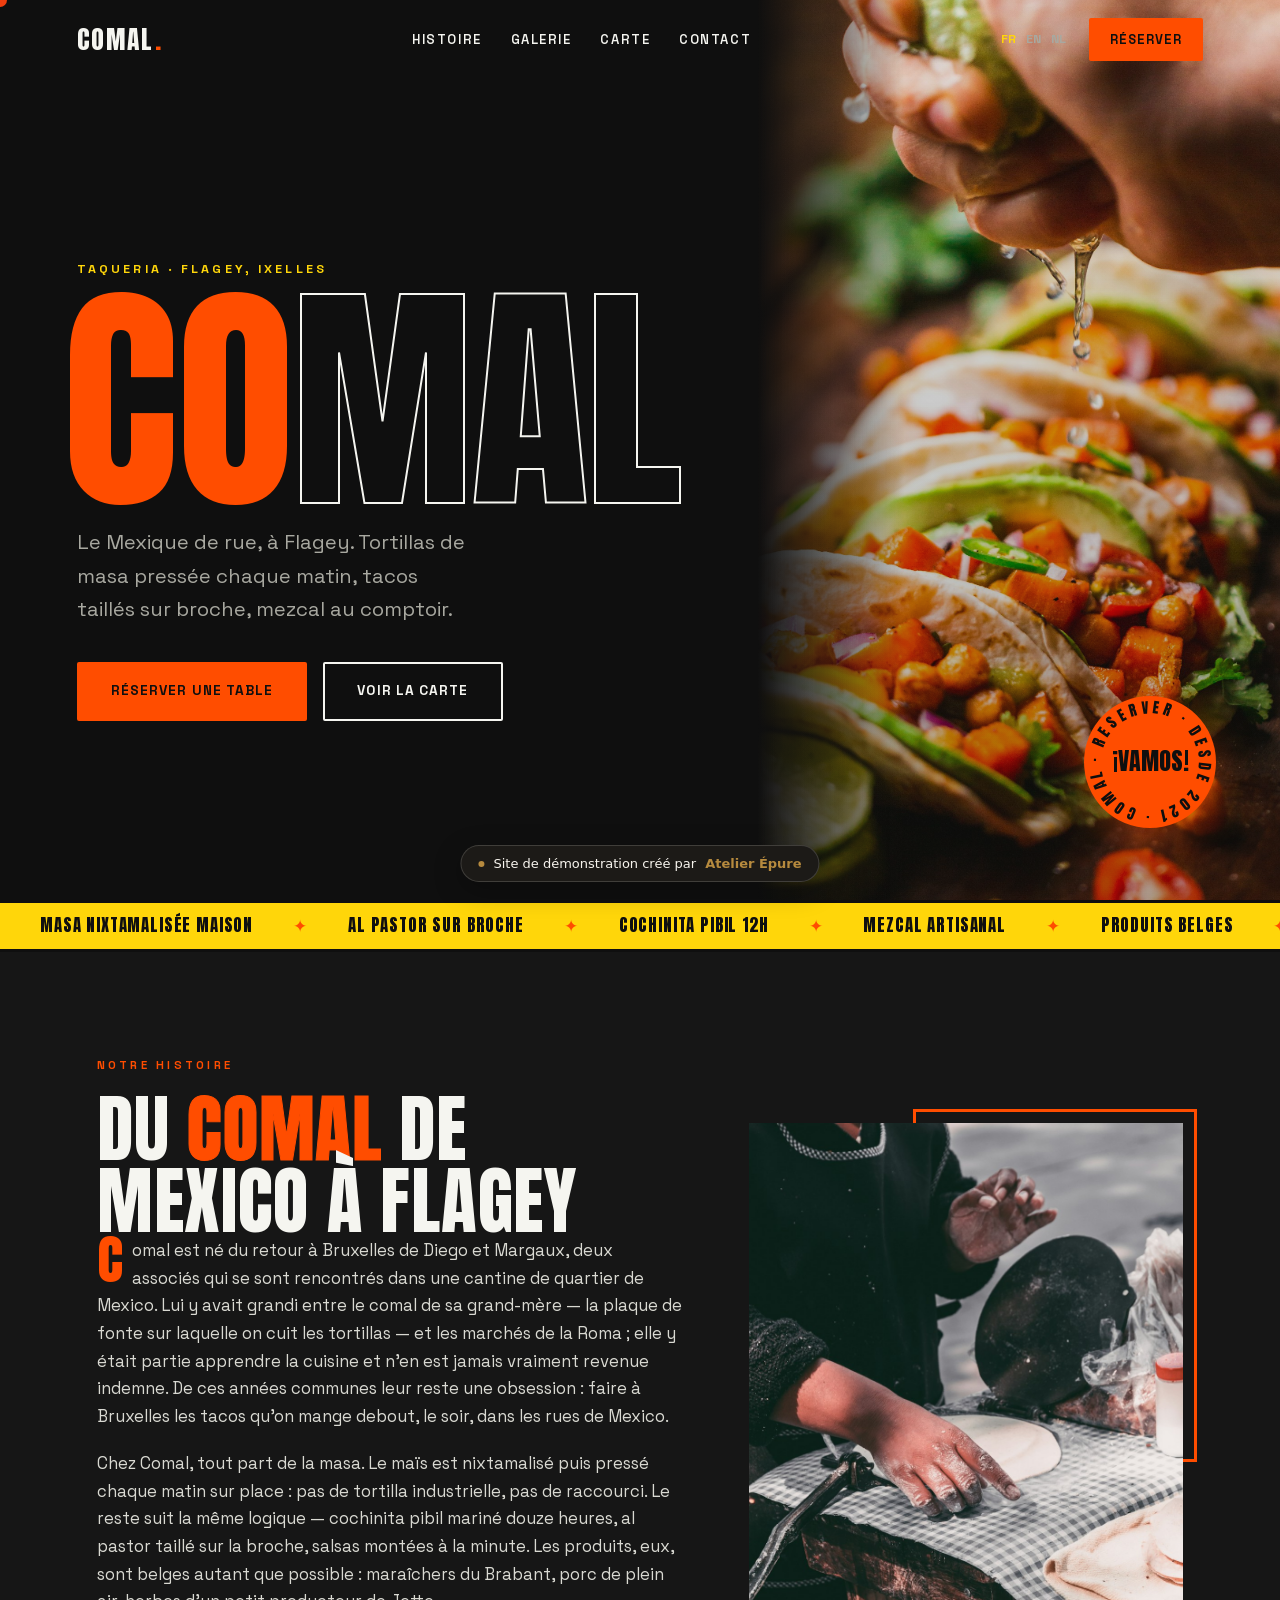
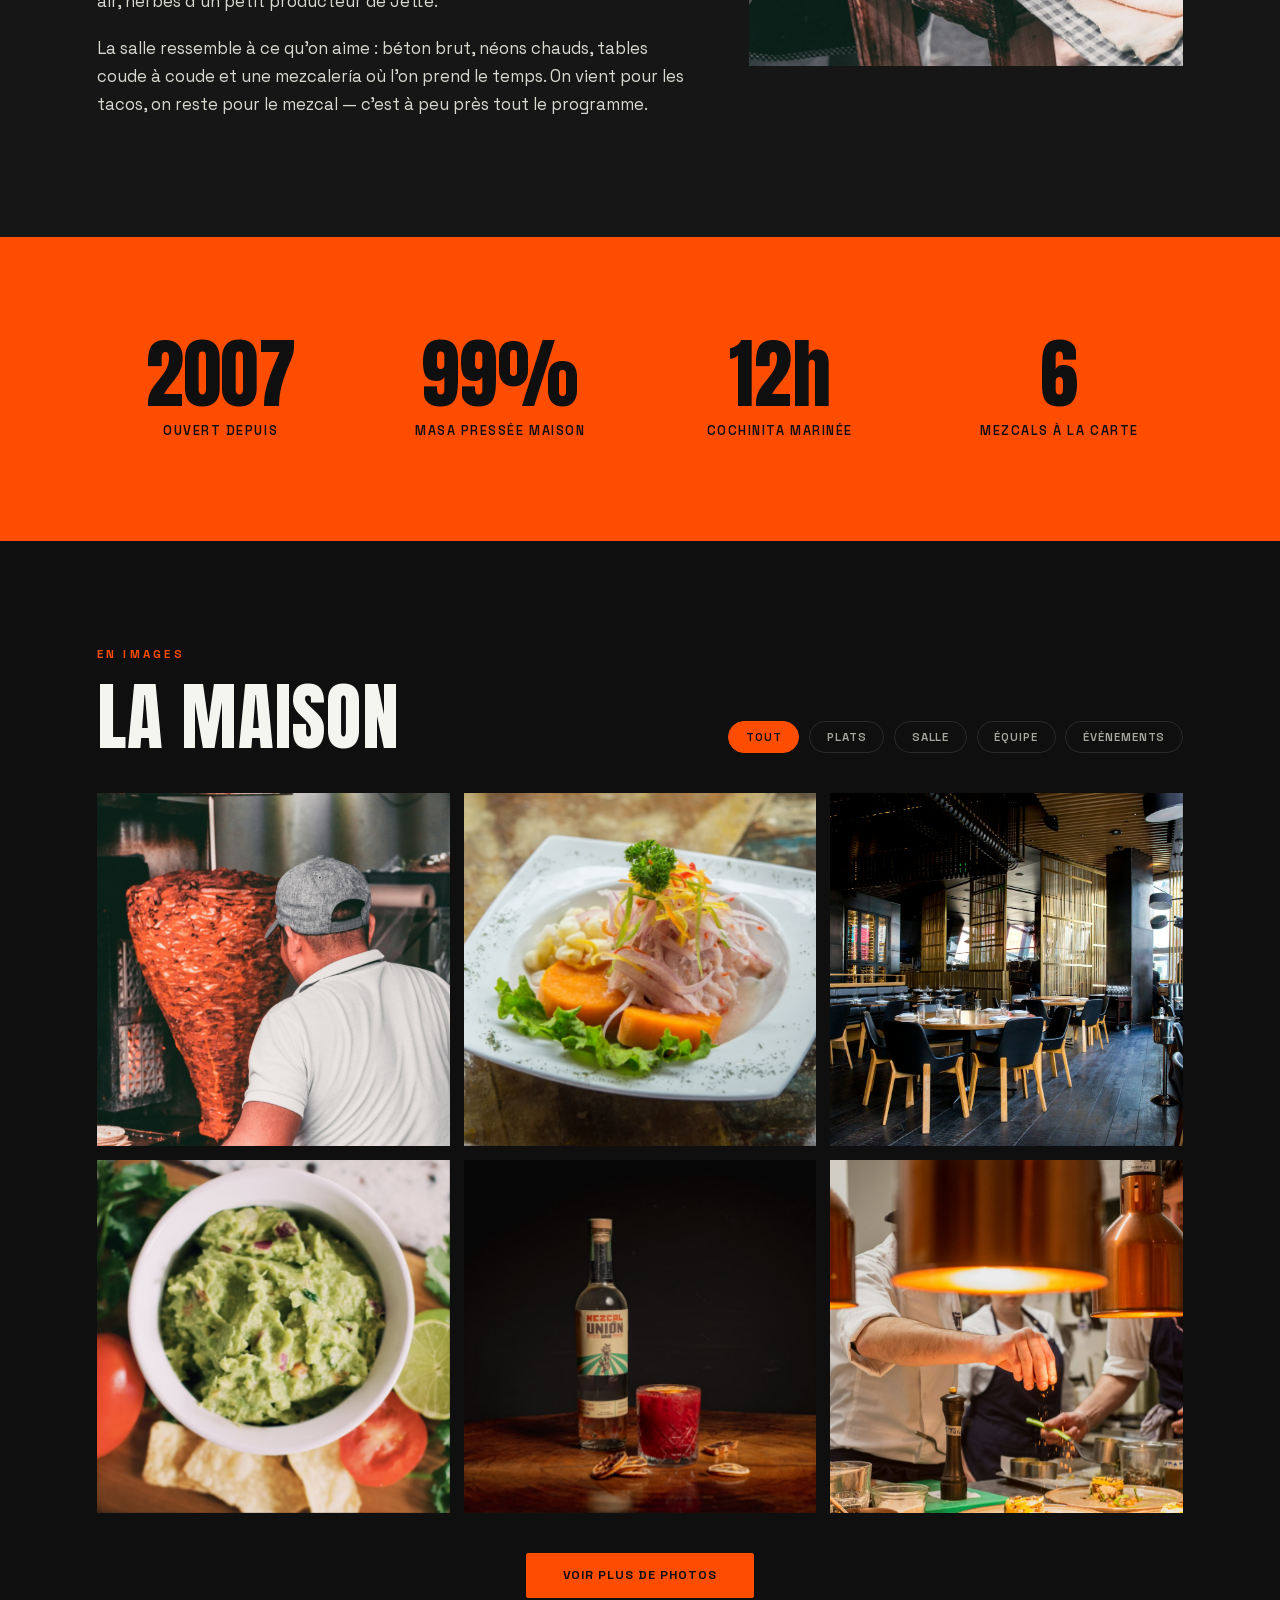
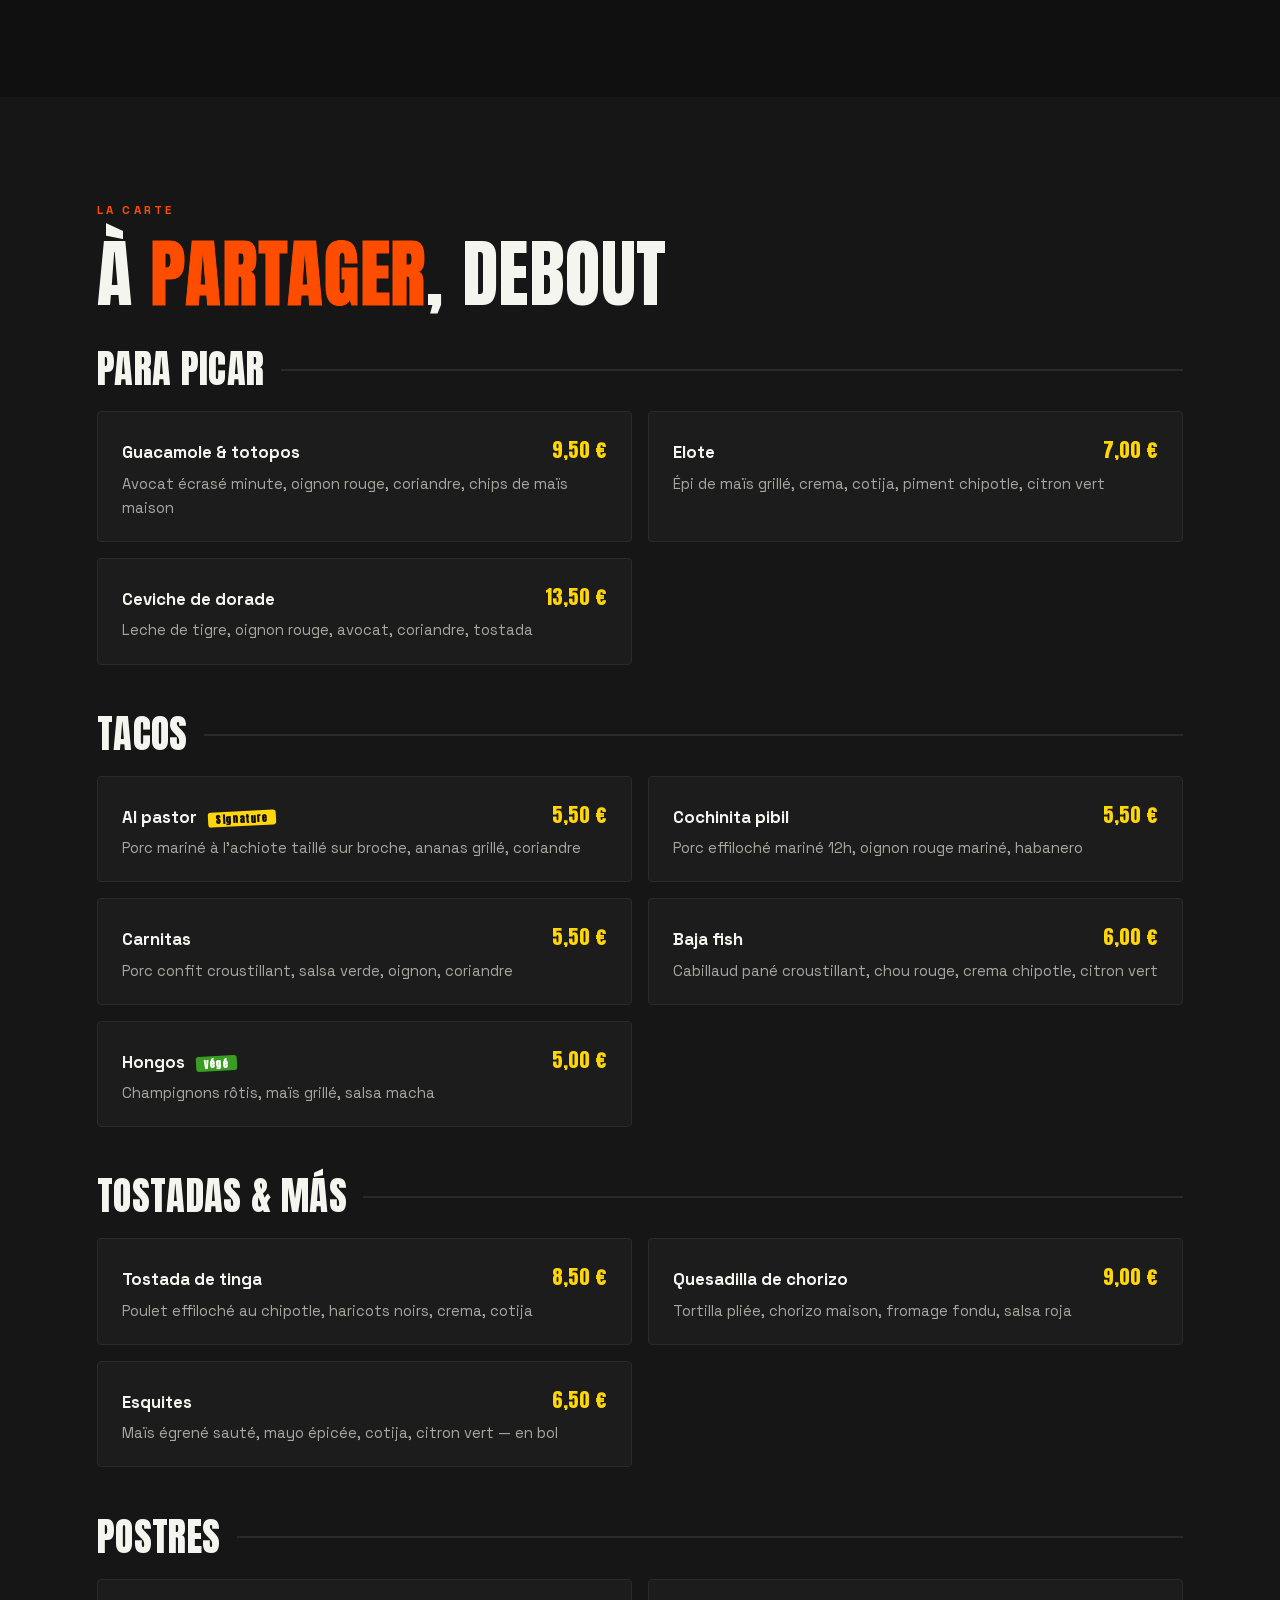
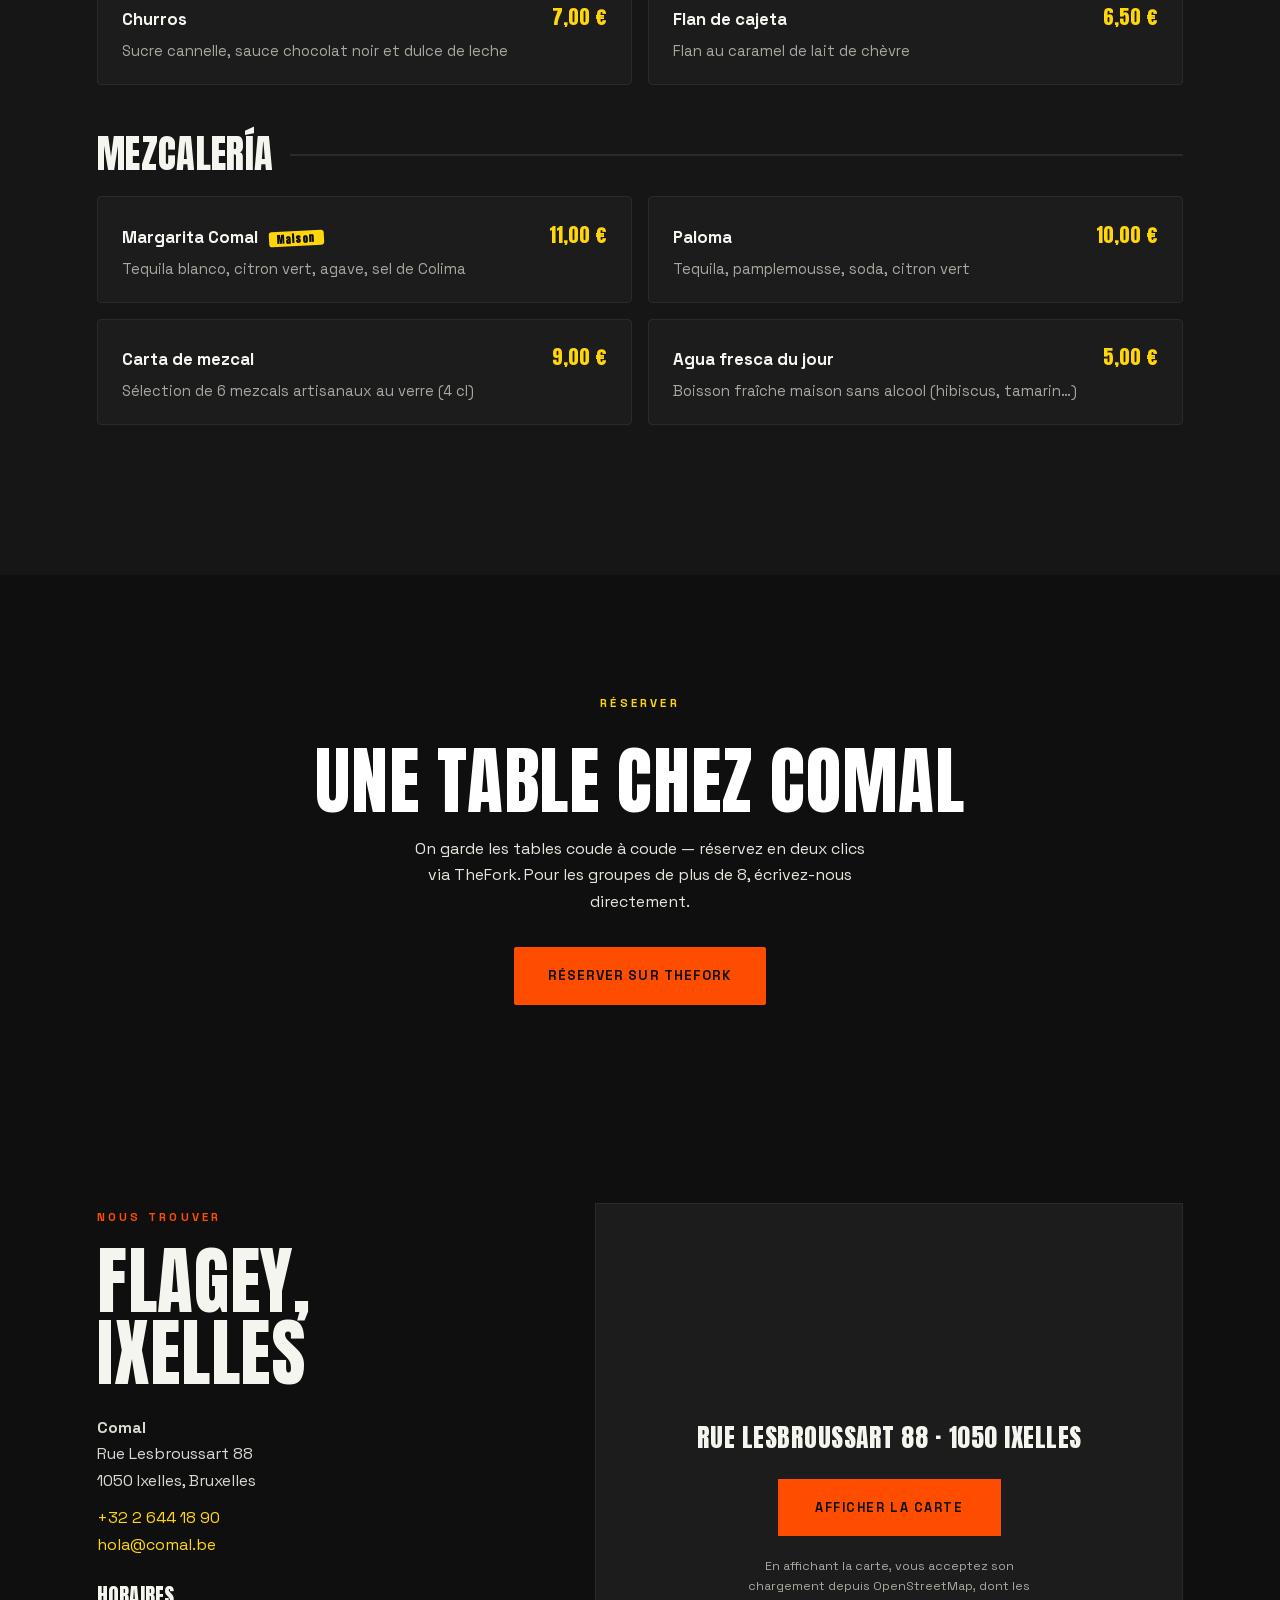
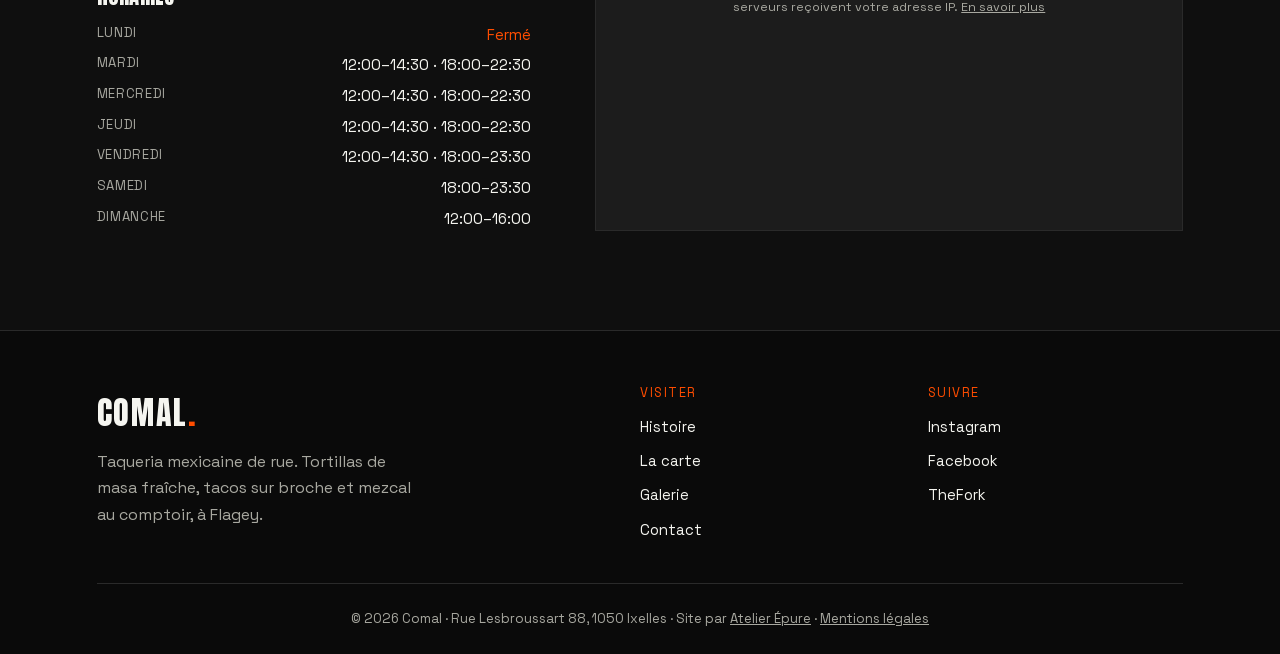
<file: index.html>
<!DOCTYPE html>
<html lang="fr">
<head>
  <meta charset="UTF-8">
  <meta name="viewport" content="width=device-width, initial-scale=1.0">
  <meta name="robots" content="noindex, follow"><!-- site de démonstration, restaurant fictif : ne pas indexer -->
  <title>Comal — Taqueria mexicaine à Flagey, Ixelles (Bruxelles)</title>
  <meta name="description" content="Comal — taqueria mexicaine à Flagey, Ixelles. Tortillas de masa fraîche, tacos al pastor, mezcal. Réservation en ligne, ouvert du mardi au dimanche.">
  <meta name="theme-color" content="#0f0f0f">

  <!-- Hreflang -->
  <link rel="alternate" hreflang="fr" href="https://comal.be/">
  <link rel="alternate" hreflang="en" href="https://comal.be/en.html">
  <link rel="alternate" hreflang="nl" href="https://comal.be/nl.html">
  <link rel="alternate" hreflang="x-default" href="https://comal.be/">
  <link rel="canonical" href="https://comal.be/">

  <!-- OpenGraph -->
  <meta property="og:type" content="restaurant">
  <meta property="og:title" content="Comal — Le Mexique de rue, à Flagey">
  <meta property="og:description" content="Taqueria mexicaine à Flagey, Ixelles. Tortillas de masa fraîche, tacos al pastor, mezcal.">
  <meta property="og:image" content="https://comal.be/assets/photos/hero.jpg">
  <meta property="og:url" content="https://comal.be/">
  <meta property="og:locale" content="fr_BE">
  <meta name="twitter:card" content="summary_large_image">

  <!-- Favicon -->
  <link rel="icon" type="image/png" href="assets/favicon.png?v=3">
  <link rel="apple-touch-icon" href="assets/favicon.png?v=3">

  <!-- Fonts -->
  <link rel="stylesheet" href="assets/fonts/fonts.css?v=1">

  <!-- AOS (CDN versionné figé) -->
  <link rel="stylesheet" href="https://unpkg.com/aos@2.3.4/dist/aos.css">

  <link rel="stylesheet" href="styles.css?v=4">

  <!-- Schema.org Restaurant -->
  <script type="application/ld+json">
  {
    "@context": "https://schema.org",
    "@type": "Restaurant",
    "name": "Comal",
    "image": "https://comal.be/assets/photos/hero.jpg",
    "url": "https://comal.be/",
    "telephone": "+32 2 644 18 90",
    "email": "hola@comal.be",
    "priceRange": "€€",
    "servesCuisine": ["Mexican", "Street food", "Taqueria"],
    "address": {
      "@type": "PostalAddress",
      "streetAddress": "Rue Lesbroussart 88",
      "postalCode": "1050",
      "addressLocality": "Ixelles",
      "addressRegion": "Bruxelles",
      "addressCountry": "BE"
    },
    "geo": { "@type": "GeoCoordinates", "latitude": 50.8276, "longitude": 4.3724 },
    "acceptsReservations": "https://www.thefork.be/restaurant/comal-bruxelles-000000",
    "sameAs": [
      "https://instagram.com/comal.bxl",
      "https://facebook.com/comal.bxl"
    ],
    "openingHoursSpecification": [
      { "@type": "OpeningHoursSpecification", "dayOfWeek": ["Tuesday","Wednesday","Thursday"], "opens": "12:00", "closes": "14:30" },
      { "@type": "OpeningHoursSpecification", "dayOfWeek": ["Tuesday","Wednesday","Thursday"], "opens": "18:00", "closes": "22:30" },
      { "@type": "OpeningHoursSpecification", "dayOfWeek": ["Friday"], "opens": "12:00", "closes": "14:30" },
      { "@type": "OpeningHoursSpecification", "dayOfWeek": ["Friday"], "opens": "18:00", "closes": "23:30" },
      { "@type": "OpeningHoursSpecification", "dayOfWeek": ["Saturday"], "opens": "18:00", "closes": "23:30" },
      { "@type": "OpeningHoursSpecification", "dayOfWeek": ["Sunday"], "opens": "12:00", "closes": "16:00" }
    ]
  }
  </script>
</head>
<body>

  <!-- ===================== NAV ===================== -->
  <nav class="nav" id="nav">
    <a href="/" class="nav-logo">COMAL<span class="dot">.</span></a>
    <ul class="nav-links">
      <li><a href="#histoire">Histoire</a></li>
      <li><a href="#galerie">Galerie</a></li>
      <li><a href="#menu">Carte</a></li>
      <li><a href="#contact">Contact</a></li>
    </ul>
    <div class="nav-right">
      <ul class="lang-switcher">
        <li><a href="/" class="active">FR</a></li>
        <li><a href="en.html">EN</a></li>
        <li><a href="nl.html">NL</a></li>
      </ul>
      <a href="https://www.thefork.be/restaurant/comal-bruxelles-000000" target="_blank" rel="noopener" class="nav-cta">Réserver</a>
    </div>
    <button class="nav-burger" id="burger" aria-label="Menu" aria-expanded="false" aria-controls="nav-mobile">
      <span></span><span></span><span></span>
    </button>
  </nav>

  <!-- Menu mobile -->
  <div class="nav-mobile" id="nav-mobile" hidden>
    <ul>
      <li><a href="#histoire">Histoire</a></li>
      <li><a href="#galerie">Galerie</a></li>
      <li><a href="#menu">Carte</a></li>
      <li><a href="#contact">Contact</a></li>
      <li><a href="https://www.thefork.be/restaurant/comal-bruxelles-000000" target="_blank" rel="noopener">Réserver une table</a></li>
    </ul>
    <div class="lang-switcher-mobile">
      <a href="/" class="active">FR</a>
      <a href="en.html">EN</a>
      <a href="nl.html">NL</a>
    </div>
  </div>

  <!-- ===================== HERO ===================== -->
  <header class="hero">
    <div class="hero__text">
      <p class="hero__eyebrow">Taqueria · Flagey, Ixelles</p>
      <h1 class="hero__title">
        <span class="accent">CO</span><span class="stroke">MAL</span>
      </h1>
      <p class="hero__slogan">Le Mexique de rue, à Flagey. Tortillas de masa pressée chaque matin, tacos taillés sur broche, mezcal au comptoir.</p>
      <div class="hero__actions">
        <a href="https://www.thefork.be/restaurant/comal-bruxelles-000000" target="_blank" rel="noopener" class="btn-primary">Réserver une table</a>
        <a href="#menu" class="btn-secondary">Voir la carte</a>
      </div>
    </div>
    <div class="hero__image">
      <img src="assets/photos/hero.jpg" alt="Tacos mexicains et citron vert sur le comptoir de Comal" fetchpriority="high">
    </div>
    <div class="hero__badge">
      <a href="https://www.thefork.be/restaurant/comal-bruxelles-000000" target="_blank" rel="noopener" class="sticker-cta" aria-label="Réserver">
        <svg viewBox="0 0 100 100" aria-hidden="true">
          <defs><path id="circlePath" d="M 50,50 m -37,0 a 37,37 0 1,1 74,0 a 37,37 0 1,1 -74,0"/></defs>
          <text fill="#0f0f0f" font-family="Anton, sans-serif" font-size="11" letter-spacing="2.5">
            <textPath href="#circlePath" startOffset="0%">· RESERVER · DESDE 2021 · COMAL BXL </textPath>
          </text>
        </svg>
        <span class="sticker-core">¡VAMOS!</span>
      </a>
    </div>
  </header>

  <!-- ===================== MARQUEE (détail signature) ===================== -->
  <div class="marquee" aria-hidden="true">
    <div class="marquee__track">
      <span>MASA NIXTAMALISÉE MAISON</span><span class="star">✦</span>
      <span>AL PASTOR SUR BROCHE</span><span class="star">✦</span>
      <span>COCHINITA PIBIL 12H</span><span class="star">✦</span>
      <span>MEZCAL ARTISANAL</span><span class="star">✦</span>
      <span>PRODUITS BELGES</span><span class="star">✦</span>
      <span>SALSAS À LA MINUTE</span><span class="star">✦</span>
    </div>
  </div>

  <!-- ===================== HISTOIRE ===================== -->
  <section class="about" id="histoire">
    <div class="container about__grid">
      <div class="about__text">
        <p class="kicker">Notre histoire</p>
        <h2 class="section-title reveal-words">Du <em>comal</em> de Mexico à Flagey</h2>
        <div class="about__body" data-aos="fade-up">
          <p>Comal est né du retour à Bruxelles de Diego et Margaux, deux associés qui se sont rencontrés dans une cantine de quartier de Mexico. Lui y avait grandi entre le comal de sa grand-mère — la plaque de fonte sur laquelle on cuit les tortillas — et les marchés de la Roma ; elle y était partie apprendre la cuisine et n'en est jamais vraiment revenue indemne. De ces années communes leur reste une obsession : faire à Bruxelles les tacos qu'on mange debout, le soir, dans les rues de Mexico.</p>
          <p>Chez Comal, tout part de la masa. Le maïs est nixtamalisé puis pressé chaque matin sur place : pas de tortilla industrielle, pas de raccourci. Le reste suit la même logique — cochinita pibil mariné douze heures, al pastor taillé sur la broche, salsas montées à la minute. Les produits, eux, sont belges autant que possible : maraîchers du Brabant, porc de plein air, herbes d'un petit producteur de Jette.</p>
          <p>La salle ressemble à ce qu'on aime : béton brut, néons chauds, tables coude à coude et une mezcalería où l'on prend le temps. On vient pour les tacos, on reste pour le mezcal — c'est à peu près tout le programme.</p>
        </div>
      </div>
      <div class="about__image" data-aos="fade-left">
        <img src="assets/photos/interieur-comal.jpg" alt="Cuisson des tortillas de masa fraîche sur le comal" loading="lazy">
      </div>
    </div>
  </section>

  <!-- ===================== EN CHIFFRES ===================== -->
  <section class="stats">
    <div class="container stats__grid">
      <div class="stat" data-aos="fade-up">
        <div class="stat__num"><span class="counter" data-target="2021" data-suffix="">0</span></div>
        <div class="stat__label">Ouvert depuis</div>
      </div>
      <div class="stat" data-aos="fade-up" data-aos-delay="80">
        <div class="stat__num"><span class="counter" data-target="100" data-suffix="%">0</span></div>
        <div class="stat__label">Masa pressée maison</div>
      </div>
      <div class="stat" data-aos="fade-up" data-aos-delay="160">
        <div class="stat__num"><span class="counter" data-target="12" data-suffix="h">0</span></div>
        <div class="stat__label">Cochinita marinée</div>
      </div>
      <div class="stat" data-aos="fade-up" data-aos-delay="240">
        <div class="stat__num"><span class="counter" data-target="6" data-suffix="">0</span></div>
        <div class="stat__label">Mezcals à la carte</div>
      </div>
    </div>
  </section>

  <!-- ===================== GALERIE ===================== -->
  <section class="galerie-section" id="galerie">
    <div class="container">
      <div class="galerie-head">
        <div>
          <p class="kicker">En images</p>
          <h2 class="section-title reveal-words">La maison</h2>
        </div>
        <div class="galerie-filtres" id="galerie-filtres">
          <button class="actif" data-cat="all">Tout</button>
          <button data-cat="plats">Plats</button>
          <button data-cat="interieur">Salle</button>
          <button data-cat="equipe">Équipe</button>
          <button data-cat="evenements">Événements</button>
        </div>
      </div>

      <div class="galerie" id="galerie-grid" data-filter="all">
        <picture data-cat="plats" data-caption="Tacos al pastor, ananas grillé">
          <img src="assets/photos/plat-tacos-pastor.jpg" alt="Tacos al pastor avec ananas grillé" loading="lazy"></picture>
        <picture data-cat="plats" data-caption="Ceviche de dorade, leche de tigre">
          <img src="assets/photos/plat-ceviche.jpg" alt="Ceviche de dorade sur tostada" loading="lazy"></picture>
        <picture data-cat="interieur" data-caption="Béton brut & néons chauds">
          <img src="assets/photos/interieur-salle.jpg" alt="Salle béton et néons chauds" loading="lazy"></picture>
        <picture data-cat="plats" data-caption="Guacamole & totopos maison">
          <img src="assets/photos/plat-guacamole.jpg" alt="Guacamole et chips de maïs maison" loading="lazy"></picture>
        <picture data-cat="interieur" data-caption="Le comptoir de la mezcalería">
          <img src="assets/photos/interieur-bar.jpg" alt="Comptoir de la mezcalería" loading="lazy"></picture>
        <picture data-cat="equipe" data-caption="Aux fourneaux">
          <img src="assets/photos/equipe-cuisine.jpg" alt="L'équipe en cuisine" loading="lazy"></picture>

        <picture class="galerie-extra" data-cat="plats" data-caption="Elote, crema & cotija">
          <img src="assets/photos/plat-elote.jpg" alt="Épi de maïs grillé elote" loading="lazy"></picture>
        <picture class="galerie-extra" data-cat="plats" data-caption="Churros, chocolat noir">
          <img src="assets/photos/plat-churros.jpg" alt="Churros sauce chocolat" loading="lazy"></picture>
        <picture class="galerie-extra" data-cat="interieur" data-caption="Tortillas sur le comal">
          <img src="assets/photos/interieur-comal.jpg" alt="Cuisson des tortillas sur le comal" loading="lazy"></picture>
        <picture class="galerie-extra" data-cat="equipe" data-caption="L'équipe Comal">
          <img src="assets/photos/equipe-fondateurs.jpg" alt="L'équipe de Comal aux fourneaux" loading="lazy"></picture>
        <picture class="galerie-extra" data-cat="evenements" data-caption="Soirée dégustation mezcal">
          <img src="assets/photos/event-mezcal.jpg" alt="Soirée dégustation mezcal" loading="lazy"></picture>
        <picture class="galerie-extra" data-cat="evenements" data-caption="Soirée Día de los Muertos">
          <img src="assets/photos/event-dia.jpg" alt="Soirée Día de los Muertos" loading="lazy"></picture>
      </div>

      <div class="galerie-more-wrap">
        <button class="galerie-more" id="galerie-more">Voir plus de photos</button>
      </div>
      <div class="galerie-less-wrap">
        <button class="galerie-less" id="galerie-less">Voir moins</button>
      </div>
    </div>
  </section>

  <!-- ===================== MENU ===================== -->
  <section class="menu" id="menu">
    <div class="container">
      <p class="kicker">La carte</p>
      <h2 class="section-title reveal-words" style="margin-bottom:2.6rem;">À <em>partager</em>, debout</h2>

      <div class="menu-section">
        <h3>Para picar</h3>
        <div class="menu-grid">
          <div class="menu-card" data-aos="fade-up">
            <header><h4>Guacamole &amp; totopos</h4><span class="prix">9,50 €</span></header>
            <p>Avocat écrasé minute, oignon rouge, coriandre, chips de maïs maison</p>
          </div>
          <div class="menu-card" data-aos="fade-up" data-aos-delay="60">
            <header><h4>Elote</h4><span class="prix">7,00 €</span></header>
            <p>Épi de maïs grillé, crema, cotija, piment chipotle, citron vert</p>
          </div>
          <div class="menu-card" data-aos="fade-up">
            <header><h4>Ceviche de dorade</h4><span class="prix">13,50 €</span></header>
            <p>Leche de tigre, oignon rouge, avocat, coriandre, tostada</p>
          </div>
        </div>
      </div>

      <div class="menu-section">
        <h3>Tacos</h3>
        <div class="menu-grid">
          <div class="menu-card" data-aos="fade-up">
            <header><h4>Al pastor <span class="badge badge--pick">Signature</span></h4><span class="prix">5,50 €</span></header>
            <p>Porc mariné à l'achiote taillé sur broche, ananas grillé, coriandre</p>
          </div>
          <div class="menu-card" data-aos="fade-up" data-aos-delay="60">
            <header><h4>Cochinita pibil</h4><span class="prix">5,50 €</span></header>
            <p>Porc effiloché mariné 12h, oignon rouge mariné, habanero</p>
          </div>
          <div class="menu-card" data-aos="fade-up">
            <header><h4>Carnitas</h4><span class="prix">5,50 €</span></header>
            <p>Porc confit croustillant, salsa verde, oignon, coriandre</p>
          </div>
          <div class="menu-card" data-aos="fade-up" data-aos-delay="60">
            <header><h4>Baja fish</h4><span class="prix">6,00 €</span></header>
            <p>Cabillaud pané croustillant, chou rouge, crema chipotle, citron vert</p>
          </div>
          <div class="menu-card" data-aos="fade-up">
            <header><h4>Hongos <span class="badge badge--vege">Végé</span></h4><span class="prix">5,00 €</span></header>
            <p>Champignons rôtis, maïs grillé, salsa macha</p>
          </div>
        </div>
      </div>

      <div class="menu-section">
        <h3>Tostadas &amp; más</h3>
        <div class="menu-grid">
          <div class="menu-card" data-aos="fade-up">
            <header><h4>Tostada de tinga</h4><span class="prix">8,50 €</span></header>
            <p>Poulet effiloché au chipotle, haricots noirs, crema, cotija</p>
          </div>
          <div class="menu-card" data-aos="fade-up" data-aos-delay="60">
            <header><h4>Quesadilla de chorizo</h4><span class="prix">9,00 €</span></header>
            <p>Tortilla pliée, chorizo maison, fromage fondu, salsa roja</p>
          </div>
          <div class="menu-card" data-aos="fade-up">
            <header><h4>Esquites</h4><span class="prix">6,50 €</span></header>
            <p>Maïs égrené sauté, mayo épicée, cotija, citron vert — en bol</p>
          </div>
        </div>
      </div>

      <div class="menu-section">
        <h3>Postres</h3>
        <div class="menu-grid">
          <div class="menu-card" data-aos="fade-up">
            <header><h4>Churros</h4><span class="prix">7,00 €</span></header>
            <p>Sucre cannelle, sauce chocolat noir et dulce de leche</p>
          </div>
          <div class="menu-card" data-aos="fade-up" data-aos-delay="60">
            <header><h4>Flan de cajeta</h4><span class="prix">6,50 €</span></header>
            <p>Flan au caramel de lait de chèvre</p>
          </div>
        </div>
      </div>

      <div class="menu-section">
        <h3>Mezcalería</h3>
        <div class="menu-grid">
          <div class="menu-card" data-aos="fade-up">
            <header><h4>Margarita Comal <span class="badge badge--pick">Maison</span></h4><span class="prix">11,00 €</span></header>
            <p>Tequila blanco, citron vert, agave, sel de Colima</p>
          </div>
          <div class="menu-card" data-aos="fade-up" data-aos-delay="60">
            <header><h4>Paloma</h4><span class="prix">10,00 €</span></header>
            <p>Tequila, pamplemousse, soda, citron vert</p>
          </div>
          <div class="menu-card" data-aos="fade-up">
            <header><h4>Carta de mezcal</h4><span class="prix">9,00 €</span></header>
            <p>Sélection de 6 mezcals artisanaux au verre (4 cl)</p>
          </div>
          <div class="menu-card" data-aos="fade-up" data-aos-delay="60">
            <header><h4>Agua fresca du jour</h4><span class="prix">5,00 €</span></header>
            <p>Boisson fraîche maison sans alcool (hibiscus, tamarin…)</p>
          </div>
        </div>
      </div>
    </div>
  </section>

  <!-- ===================== RÉSERVATION ===================== -->
  <section class="reservation">
    <div class="container">
      <p class="kicker" style="color:var(--color-accent-2);">Réserver</p>
      <h2 class="section-title">Une table chez Comal</h2>
      <p>On garde les tables coude à coude — réservez en deux clics via TheFork. Pour les groupes de plus de 8, écrivez-nous directement.</p>
      <a href="https://www.thefork.be/restaurant/comal-bruxelles-000000" target="_blank" rel="noopener" class="btn-primary">Réserver sur TheFork</a>
    </div>
  </section>

  <!-- ===================== CONTACT ===================== -->
  <section class="contact" id="contact">
    <div class="container contact-grid">
      <div>
        <p class="kicker">Nous trouver</p>
        <h2 class="section-title reveal-words" style="margin-bottom:1.6rem;">Flagey, Ixelles</h2>
        <address class="contact-info">
          <p><strong>Comal</strong><br>Rue Lesbroussart 88<br>1050 Ixelles, Bruxelles</p>
          <p><a href="tel:+3226441890">+32 2 644 18 90</a><br>
             <a href="mailto:hola@comal.be">hola@comal.be</a></p>

          <h3>Horaires</h3>
          <dl class="horaires">
            <dt>Lundi</dt><dd class="ferme">Fermé</dd>
            <dt>Mardi</dt><dd>12:00–14:30 · 18:00–22:30</dd>
            <dt>Mercredi</dt><dd>12:00–14:30 · 18:00–22:30</dd>
            <dt>Jeudi</dt><dd>12:00–14:30 · 18:00–22:30</dd>
            <dt>Vendredi</dt><dd>12:00–14:30 · 18:00–23:30</dd>
            <dt>Samedi</dt><dd>18:00–23:30</dd>
            <dt>Dimanche</dt><dd>12:00–16:00</dd>
          </dl>
        </address>
      </div>
      <div class="contact-map">
        <!-- Carte en « clic pour charger » : aucun appel à OpenStreetMap avant le clic (RGPD) — voir script.js -->
        <div class="map-consent" data-map-src="https://www.openstreetmap.org/export/embed.html?bbox=4.3654%2C50.8236%2C4.3794%2C50.8316&amp;layer=mapnik&amp;marker=50.8276%2C4.3724" data-map-title="Carte — Comal, Rue Lesbroussart 88, Ixelles">
          <p class="map-consent__adresse">Rue Lesbroussart 88 · 1050 Ixelles</p>
          <button type="button" class="map-consent__btn">Afficher la carte</button>
          <p class="map-consent__note">En affichant la carte, vous acceptez son chargement depuis OpenStreetMap, dont les serveurs reçoivent votre adresse IP. <a href="mentions-legales.html">En savoir plus</a></p>
        </div>
      </div>
    </div>
  </section>

  <!-- ===================== FOOTER ===================== -->
  <footer class="footer">
    <div class="container">
      <div class="footer-grid">
        <div>
          <div class="footer-logo">COMAL<span class="dot">.</span></div>
          <p>Taqueria mexicaine de rue. Tortillas de masa fraîche, tacos sur broche et mezcal au comptoir, à Flagey.</p>
        </div>
        <div>
          <h4>Visiter</h4>
          <ul class="socials">
            <li><a href="#histoire">Histoire</a></li>
            <li><a href="#menu">La carte</a></li>
            <li><a href="#galerie">Galerie</a></li>
            <li><a href="#contact">Contact</a></li>
          </ul>
        </div>
        <div>
          <h4>Suivre</h4>
          <ul class="socials">
            <li><a href="https://instagram.com/comal.bxl" target="_blank" rel="noopener">Instagram</a></li>
            <li><a href="https://facebook.com/comal.bxl" target="_blank" rel="noopener">Facebook</a></li>
            <li><a href="https://www.thefork.be/restaurant/comal-bruxelles-000000" target="_blank" rel="noopener">TheFork</a></li>
          </ul>
        </div>
      </div>
      <div class="footer-bottom">
        © <span id="year">2026</span> Comal · Rue Lesbroussart 88, 1050 Ixelles ·
        Site par <a href="#" style="color:var(--color-muted);">Atelier Épure</a> · <a href="mentions-legales.html" style="color:var(--color-muted);">Mentions légales</a>
      </div>
    </div>
  </footer>

  <div class="cursor-dot" id="cursor-dot" aria-hidden="true"></div>

  <script src="https://unpkg.com/aos@2.3.4/dist/aos.js"></script>
  <script src="script.js?v=4"></script>

<!-- Bandeau demonstration — Atelier Epure -->
<style>
.ae-demo-badge{position:fixed;left:50%;bottom:18px;transform:translateX(-50%);z-index:2147483000;
display:inline-flex;align-items:center;gap:9px;
background:#1C1A17;color:#F7F4EE;text-decoration:none;
font-family:-apple-system,BlinkMacSystemFont,"Segoe UI",system-ui,sans-serif;
font-size:13px;line-height:1;white-space:nowrap;
padding:11px 17px;border-radius:999px;
box-shadow:0 8px 28px rgba(0,0,0,.28);border:1px solid rgba(247,244,238,.16);
transition:transform .2s ease,box-shadow .2s ease}
.ae-demo-badge:hover{transform:translateX(-50%) translateY(-2px);box-shadow:0 12px 34px rgba(0,0,0,.34)}
.ae-demo-badge strong{color:#B68A3E;font-weight:600}
.ae-demo-badge .ae-demo-dot{width:6px;height:6px;border-radius:50%;background:#B68A3E;flex:0 0 auto}
@media (max-width:520px){.ae-demo-badge{font-size:12px;padding:9px 14px;bottom:12px}}
</style>
<a class="ae-demo-badge" href="https://atelierepure.be/" target="_blank" rel="noopener" aria-label="Site de démonstration créé par Atelier Épure">
  <span class="ae-demo-dot" aria-hidden="true"></span>Site de démonstration créé par <strong>Atelier&nbsp;Épure</strong>
</a>

</body>
</html>
</file>
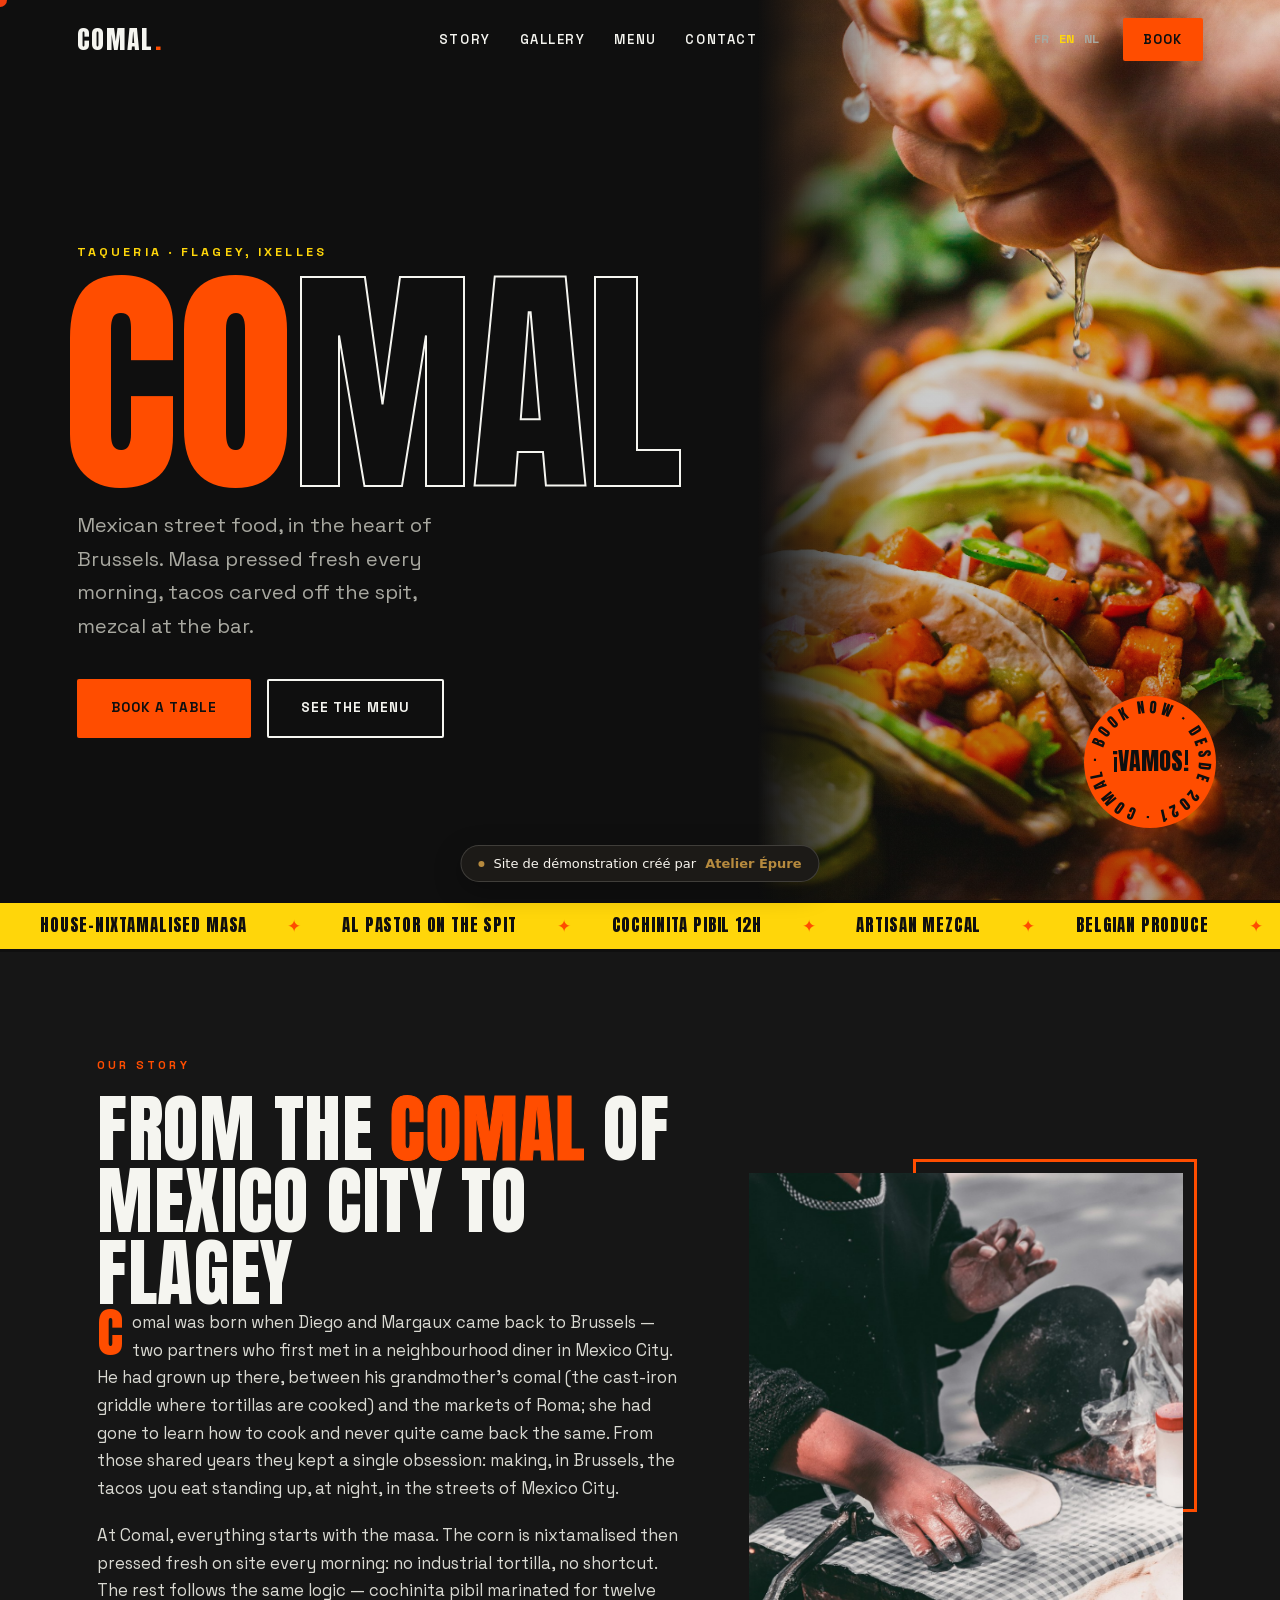
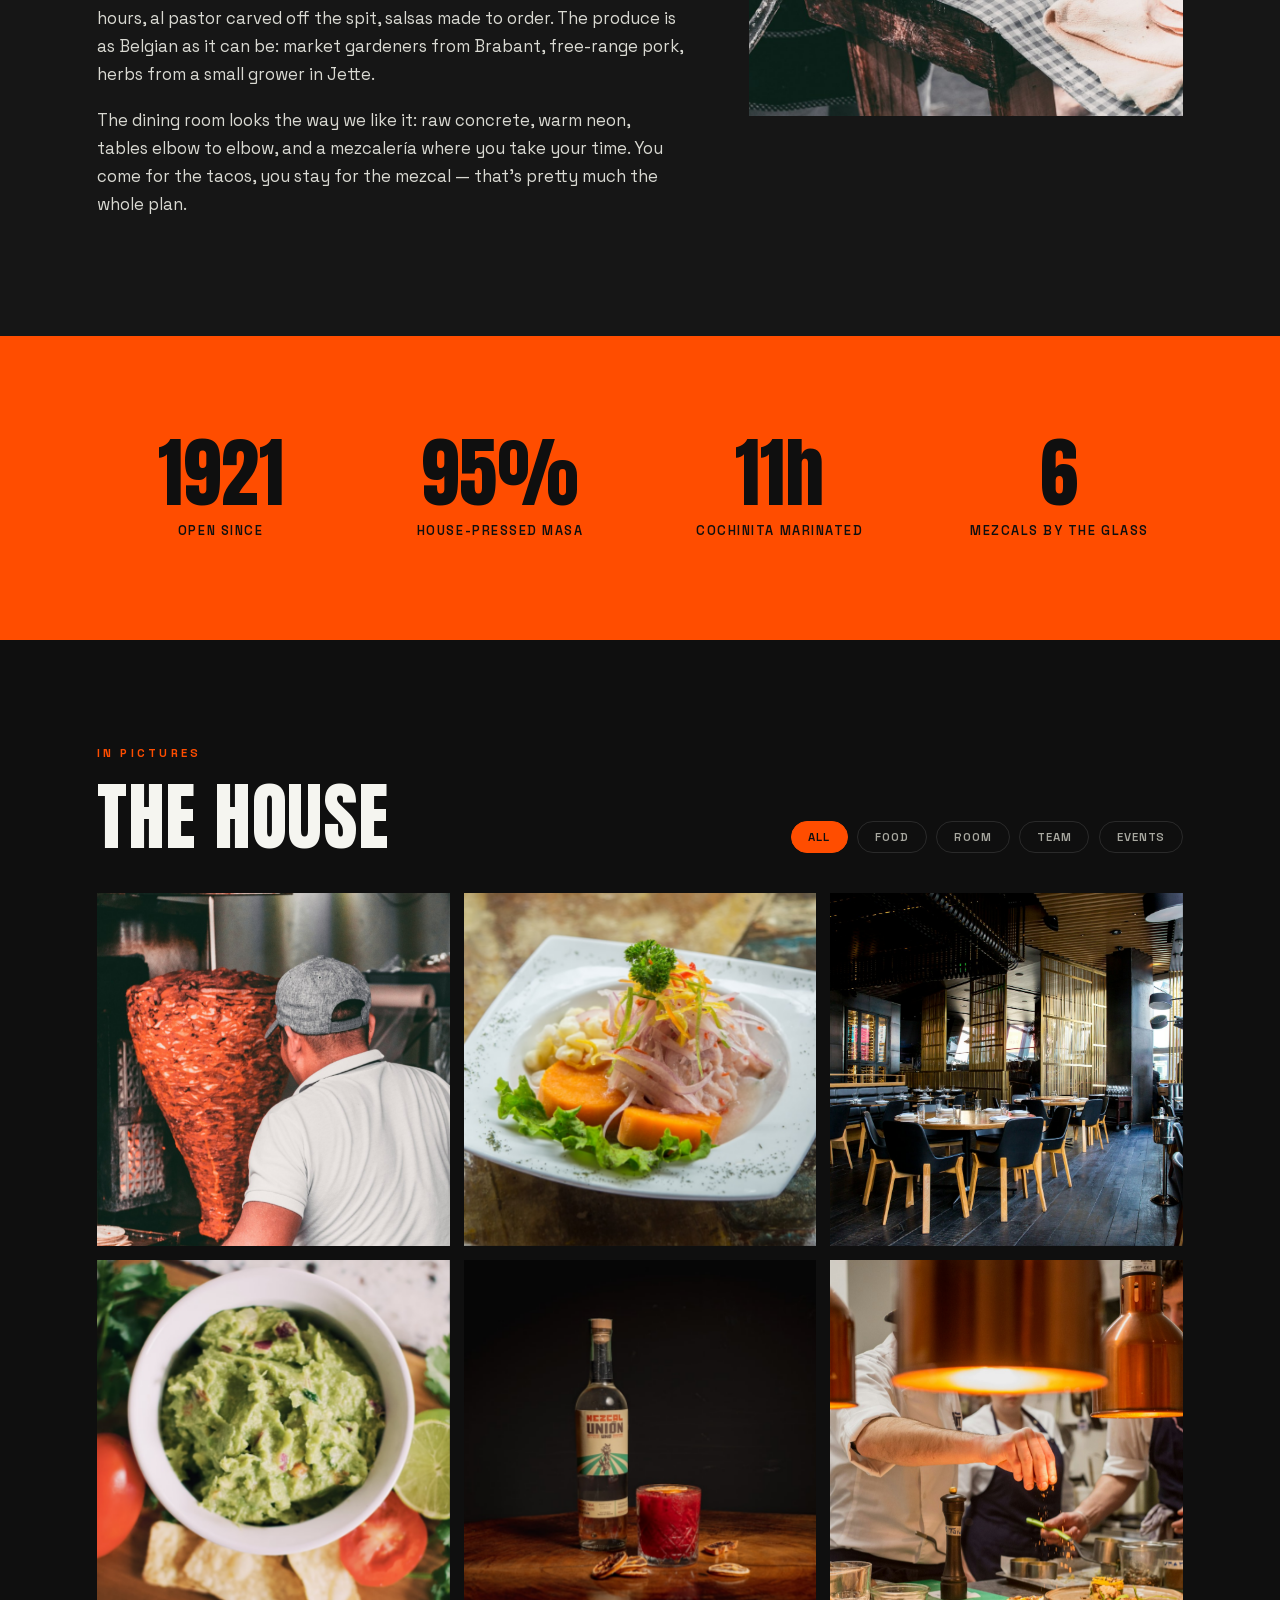
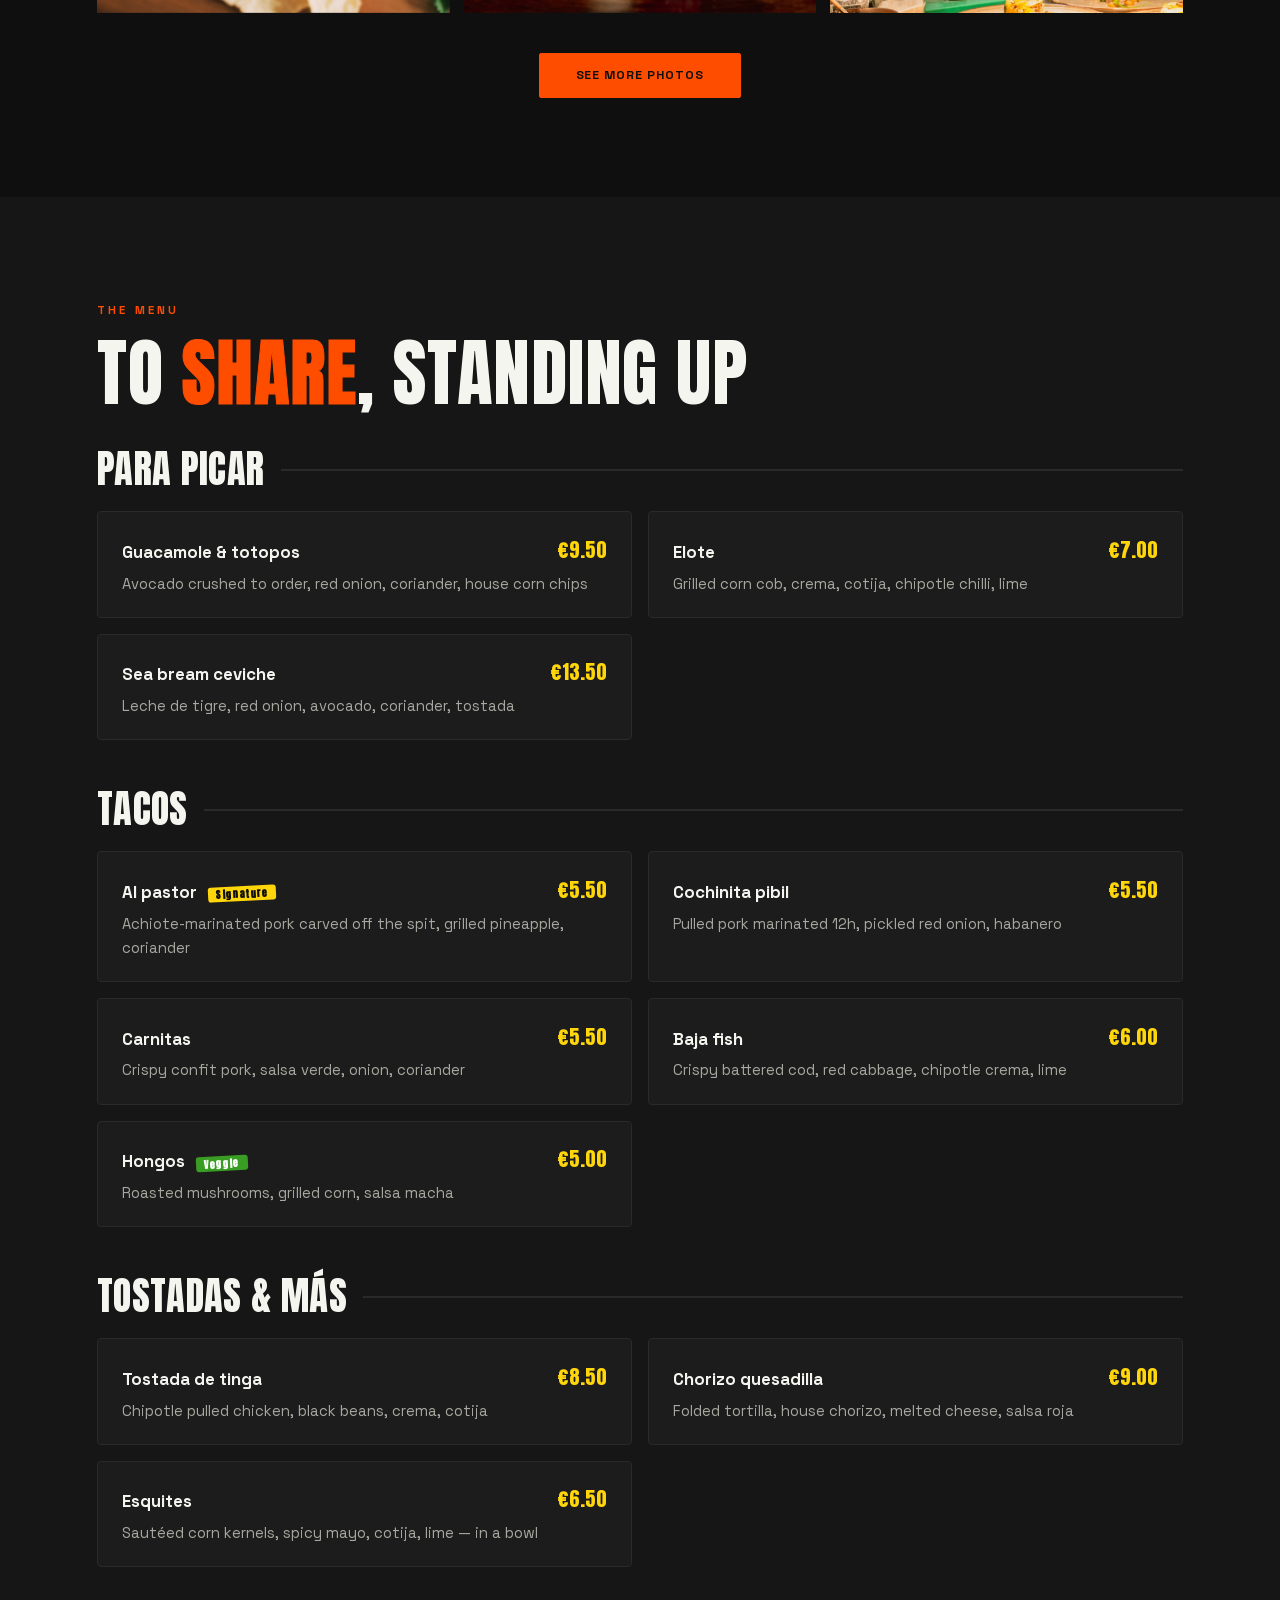
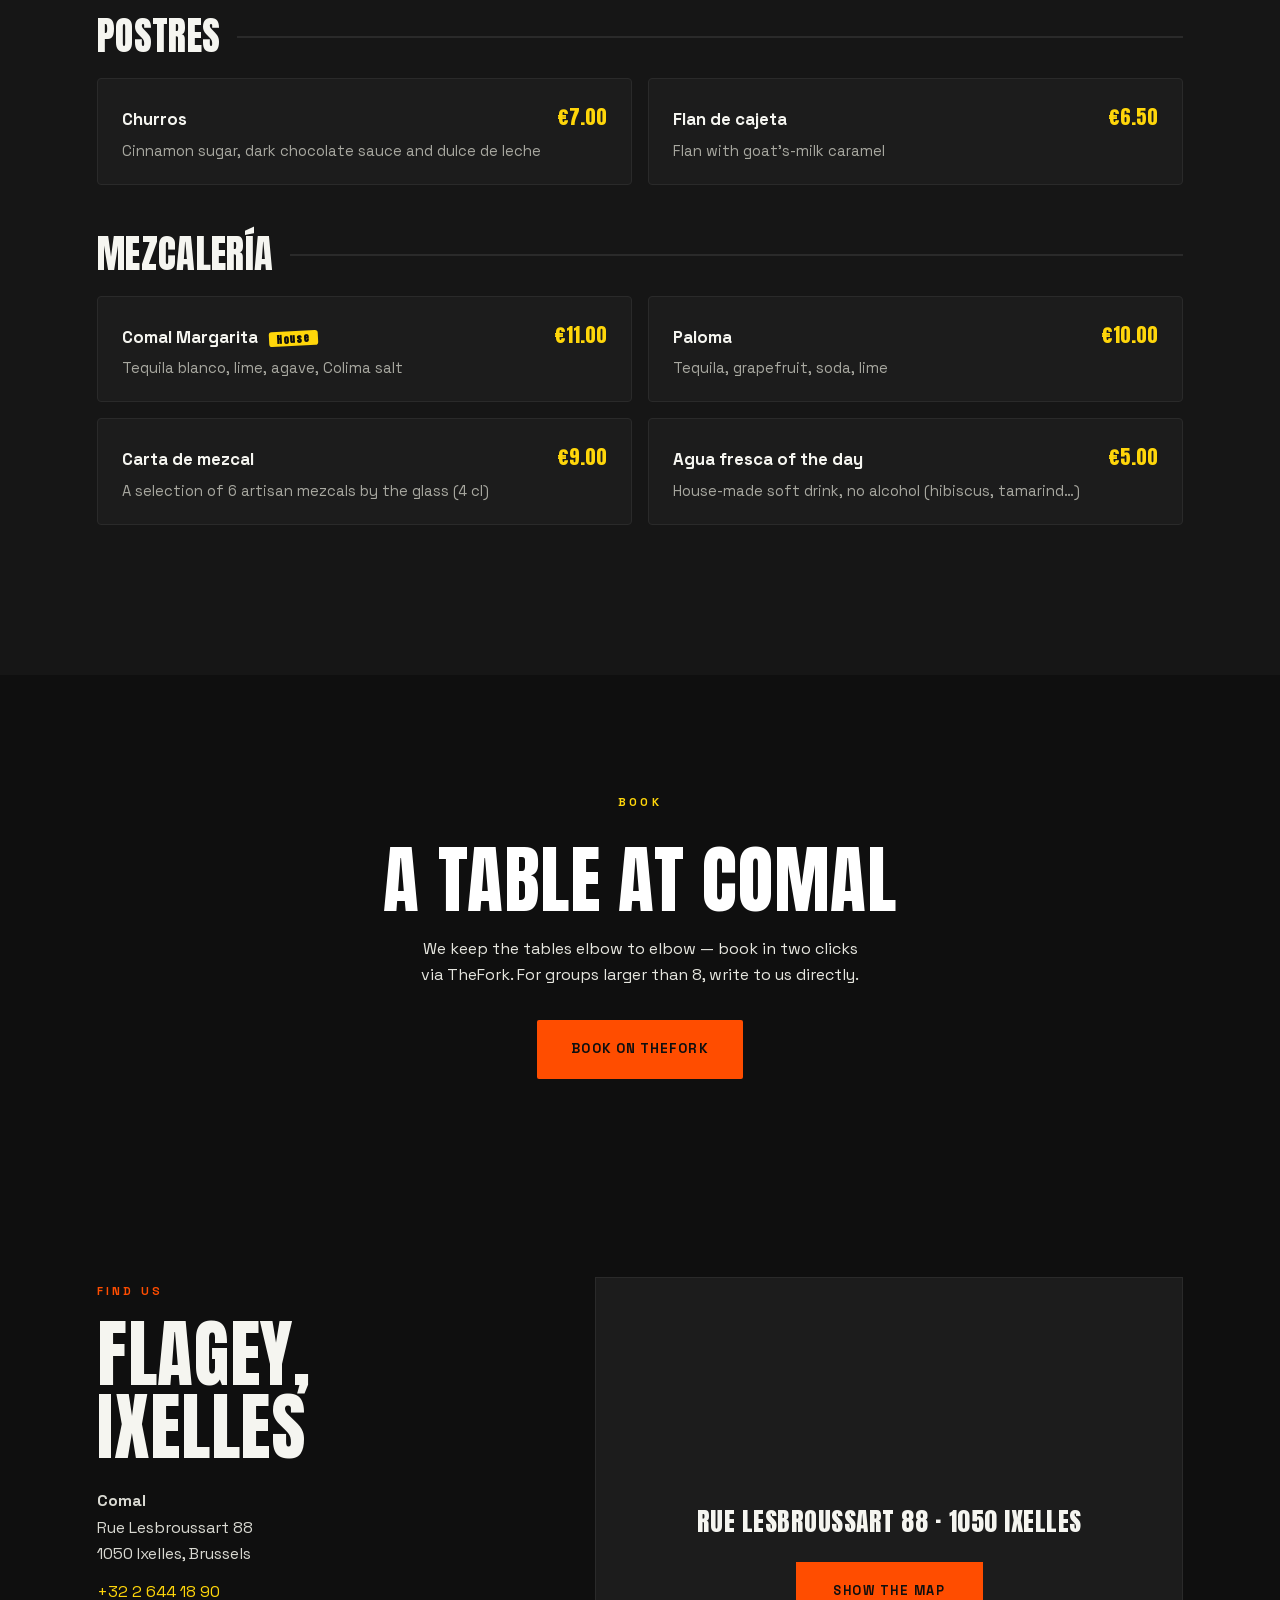
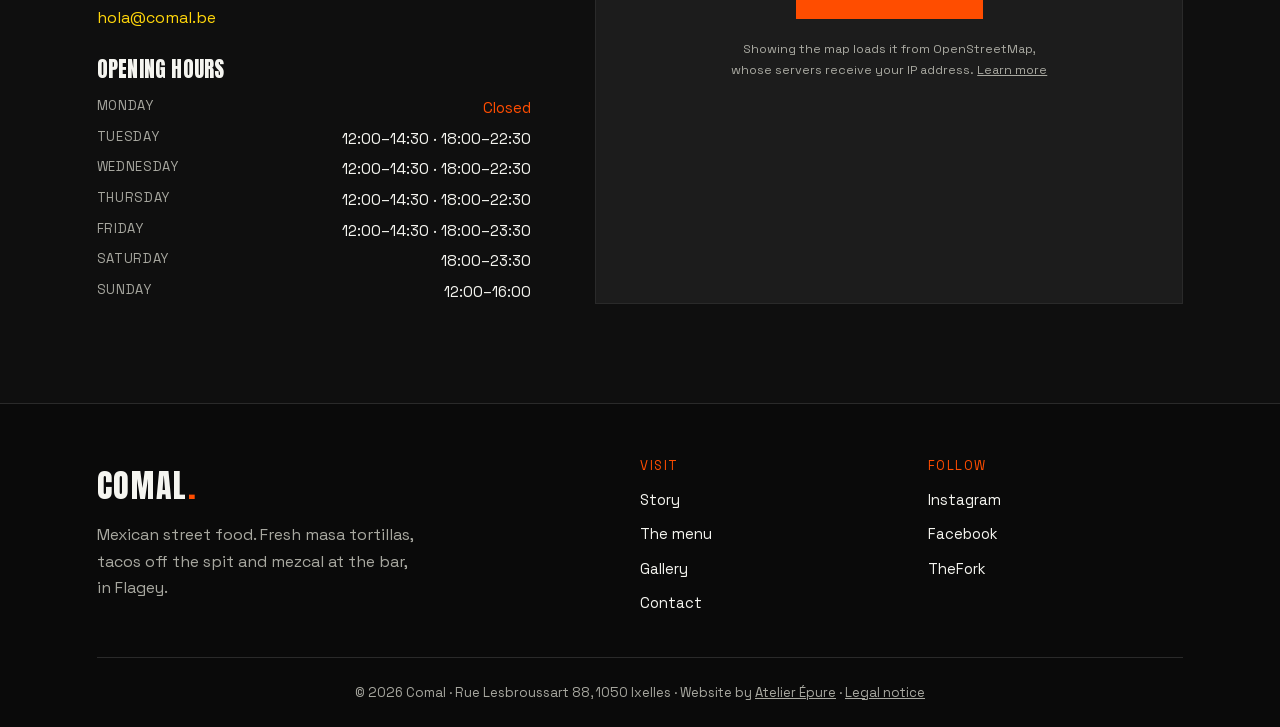
<file: en.html>
<!DOCTYPE html>
<html lang="en">
<head>
  <meta charset="UTF-8">
  <meta name="viewport" content="width=device-width, initial-scale=1.0">
  <meta name="robots" content="noindex, follow"><!-- site de démonstration, restaurant fictif : ne pas indexer -->
  <title>Comal — Mexican taqueria in Flagey, Ixelles (Brussels)</title>
  <meta name="description" content="Comal — Mexican taqueria in Flagey, Ixelles. Fresh masa tortillas, al pastor tacos, mezcal. Book online, open Tuesday to Sunday.">
  <meta name="theme-color" content="#0f0f0f">

  <!-- Hreflang -->
  <link rel="alternate" hreflang="fr" href="https://comal.be/">
  <link rel="alternate" hreflang="en" href="https://comal.be/en.html">
  <link rel="alternate" hreflang="nl" href="https://comal.be/nl.html">
  <link rel="alternate" hreflang="x-default" href="https://comal.be/">
  <link rel="canonical" href="https://comal.be/en.html">

  <!-- OpenGraph -->
  <meta property="og:type" content="restaurant">
  <meta property="og:title" content="Comal — Mexican street food, in the heart of Brussels">
  <meta property="og:description" content="Mexican taqueria in Flagey, Ixelles. Fresh masa tortillas, al pastor tacos, mezcal.">
  <meta property="og:image" content="https://comal.be/assets/photos/hero.jpg">
  <meta property="og:url" content="https://comal.be/en.html">
  <meta property="og:locale" content="en_GB">
  <meta name="twitter:card" content="summary_large_image">

  <!-- Favicon -->
  <link rel="icon" type="image/png" href="assets/favicon.png?v=3">
  <link rel="apple-touch-icon" href="assets/favicon.png?v=3">

  <!-- Fonts -->
  <link rel="stylesheet" href="assets/fonts/fonts.css?v=1">

  <!-- AOS (CDN versionné figé) -->
  <link rel="stylesheet" href="https://unpkg.com/aos@2.3.4/dist/aos.css">

  <link rel="stylesheet" href="styles.css?v=4">

  <!-- Schema.org Restaurant -->
  <script type="application/ld+json">
  {
    "@context": "https://schema.org",
    "@type": "Restaurant",
    "name": "Comal",
    "image": "https://comal.be/assets/photos/hero.jpg",
    "url": "https://comal.be/en.html",
    "telephone": "+32 2 644 18 90",
    "email": "hola@comal.be",
    "priceRange": "€€",
    "servesCuisine": ["Mexican", "Street food", "Taqueria"],
    "address": {
      "@type": "PostalAddress",
      "streetAddress": "Rue Lesbroussart 88",
      "postalCode": "1050",
      "addressLocality": "Ixelles",
      "addressRegion": "Brussels",
      "addressCountry": "BE"
    },
    "geo": { "@type": "GeoCoordinates", "latitude": 50.8276, "longitude": 4.3724 },
    "acceptsReservations": "https://www.thefork.be/restaurant/comal-bruxelles-000000",
    "sameAs": [
      "https://instagram.com/comal.bxl",
      "https://facebook.com/comal.bxl"
    ],
    "openingHoursSpecification": [
      { "@type": "OpeningHoursSpecification", "dayOfWeek": ["Tuesday","Wednesday","Thursday"], "opens": "12:00", "closes": "14:30" },
      { "@type": "OpeningHoursSpecification", "dayOfWeek": ["Tuesday","Wednesday","Thursday"], "opens": "18:00", "closes": "22:30" },
      { "@type": "OpeningHoursSpecification", "dayOfWeek": ["Friday"], "opens": "12:00", "closes": "14:30" },
      { "@type": "OpeningHoursSpecification", "dayOfWeek": ["Friday"], "opens": "18:00", "closes": "23:30" },
      { "@type": "OpeningHoursSpecification", "dayOfWeek": ["Saturday"], "opens": "18:00", "closes": "23:30" },
      { "@type": "OpeningHoursSpecification", "dayOfWeek": ["Sunday"], "opens": "12:00", "closes": "16:00" }
    ]
  }
  </script>
</head>
<body>

  <!-- ===================== NAV ===================== -->
  <nav class="nav" id="nav">
    <a href="/" class="nav-logo">COMAL<span class="dot">.</span></a>
    <ul class="nav-links">
      <li><a href="#histoire">Story</a></li>
      <li><a href="#galerie">Gallery</a></li>
      <li><a href="#menu">Menu</a></li>
      <li><a href="#contact">Contact</a></li>
    </ul>
    <div class="nav-right">
      <ul class="lang-switcher">
        <li><a href="/">FR</a></li>
        <li><a href="en.html" class="active">EN</a></li>
        <li><a href="nl.html">NL</a></li>
      </ul>
      <a href="https://www.thefork.be/restaurant/comal-bruxelles-000000" target="_blank" rel="noopener" class="nav-cta">Book</a>
    </div>
    <button class="nav-burger" id="burger" aria-label="Menu" aria-expanded="false" aria-controls="nav-mobile">
      <span></span><span></span><span></span>
    </button>
  </nav>

  <!-- Menu mobile -->
  <div class="nav-mobile" id="nav-mobile" hidden>
    <ul>
      <li><a href="#histoire">Story</a></li>
      <li><a href="#galerie">Gallery</a></li>
      <li><a href="#menu">Menu</a></li>
      <li><a href="#contact">Contact</a></li>
      <li><a href="https://www.thefork.be/restaurant/comal-bruxelles-000000" target="_blank" rel="noopener">Book a table</a></li>
    </ul>
    <div class="lang-switcher-mobile">
      <a href="/">FR</a>
      <a href="en.html" class="active">EN</a>
      <a href="nl.html">NL</a>
    </div>
  </div>

  <!-- ===================== HERO ===================== -->
  <header class="hero">
    <div class="hero__text">
      <p class="hero__eyebrow">Taqueria · Flagey, Ixelles</p>
      <h1 class="hero__title">
        <span class="accent">CO</span><span class="stroke">MAL</span>
      </h1>
      <p class="hero__slogan">Mexican street food, in the heart of Brussels. Masa pressed fresh every morning, tacos carved off the spit, mezcal at the bar.</p>
      <div class="hero__actions">
        <a href="https://www.thefork.be/restaurant/comal-bruxelles-000000" target="_blank" rel="noopener" class="btn-primary">Book a table</a>
        <a href="#menu" class="btn-secondary">See the menu</a>
      </div>
    </div>
    <div class="hero__image">
      <img src="assets/photos/hero.jpg" alt="Mexican tacos and lime on the Comal counter" fetchpriority="high">
    </div>
    <div class="hero__badge">
      <a href="https://www.thefork.be/restaurant/comal-bruxelles-000000" target="_blank" rel="noopener" class="sticker-cta" aria-label="Book">
        <svg viewBox="0 0 100 100" aria-hidden="true">
          <defs><path id="circlePath" d="M 50,50 m -37,0 a 37,37 0 1,1 74,0 a 37,37 0 1,1 -74,0"/></defs>
          <text fill="#0f0f0f" font-family="Anton, sans-serif" font-size="11" letter-spacing="2.5">
            <textPath href="#circlePath" startOffset="0%">· BOOK NOW · DESDE 2021 · COMAL BXL </textPath>
          </text>
        </svg>
        <span class="sticker-core">¡VAMOS!</span>
      </a>
    </div>
  </header>

  <!-- ===================== MARQUEE (signature detail) ===================== -->
  <div class="marquee" aria-hidden="true">
    <div class="marquee__track">
      <span>HOUSE-NIXTAMALISED MASA</span><span class="star">✦</span>
      <span>AL PASTOR ON THE SPIT</span><span class="star">✦</span>
      <span>COCHINITA PIBIL 12H</span><span class="star">✦</span>
      <span>ARTISAN MEZCAL</span><span class="star">✦</span>
      <span>BELGIAN PRODUCE</span><span class="star">✦</span>
      <span>SALSAS MADE TO ORDER</span><span class="star">✦</span>
    </div>
  </div>

  <!-- ===================== STORY ===================== -->
  <section class="about" id="histoire">
    <div class="container about__grid">
      <div class="about__text">
        <p class="kicker">Our story</p>
        <h2 class="section-title reveal-words">From the <em>comal</em> of Mexico City to Flagey</h2>
        <div class="about__body" data-aos="fade-up">
          <p>Comal was born when Diego and Margaux came back to Brussels — two partners who first met in a neighbourhood diner in Mexico City. He had grown up there, between his grandmother's comal (the cast-iron griddle where tortillas are cooked) and the markets of Roma; she had gone to learn how to cook and never quite came back the same. From those shared years they kept a single obsession: making, in Brussels, the tacos you eat standing up, at night, in the streets of Mexico City.</p>
          <p>At Comal, everything starts with the masa. The corn is nixtamalised then pressed fresh on site every morning: no industrial tortilla, no shortcut. The rest follows the same logic — cochinita pibil marinated for twelve hours, al pastor carved off the spit, salsas made to order. The produce is as Belgian as it can be: market gardeners from Brabant, free-range pork, herbs from a small grower in Jette.</p>
          <p>The dining room looks the way we like it: raw concrete, warm neon, tables elbow to elbow, and a mezcalería where you take your time. You come for the tacos, you stay for the mezcal — that's pretty much the whole plan.</p>
        </div>
      </div>
      <div class="about__image" data-aos="fade-left">
        <img src="assets/photos/interieur-comal.jpg" alt="Fresh masa tortillas cooking on the comal griddle" loading="lazy">
      </div>
    </div>
  </section>

  <!-- ===================== BY THE NUMBERS ===================== -->
  <section class="stats">
    <div class="container stats__grid">
      <div class="stat" data-aos="fade-up">
        <div class="stat__num"><span class="counter" data-target="2021" data-suffix="">0</span></div>
        <div class="stat__label">Open since</div>
      </div>
      <div class="stat" data-aos="fade-up" data-aos-delay="80">
        <div class="stat__num"><span class="counter" data-target="100" data-suffix="%">0</span></div>
        <div class="stat__label">House-pressed masa</div>
      </div>
      <div class="stat" data-aos="fade-up" data-aos-delay="160">
        <div class="stat__num"><span class="counter" data-target="12" data-suffix="h">0</span></div>
        <div class="stat__label">Cochinita marinated</div>
      </div>
      <div class="stat" data-aos="fade-up" data-aos-delay="240">
        <div class="stat__num"><span class="counter" data-target="6" data-suffix="">0</span></div>
        <div class="stat__label">Mezcals by the glass</div>
      </div>
    </div>
  </section>

  <!-- ===================== GALLERY ===================== -->
  <section class="galerie-section" id="galerie">
    <div class="container">
      <div class="galerie-head">
        <div>
          <p class="kicker">In pictures</p>
          <h2 class="section-title reveal-words">The house</h2>
        </div>
        <div class="galerie-filtres" id="galerie-filtres">
          <button class="actif" data-cat="all">All</button>
          <button data-cat="plats">Food</button>
          <button data-cat="interieur">Room</button>
          <button data-cat="equipe">Team</button>
          <button data-cat="evenements">Events</button>
        </div>
      </div>

      <div class="galerie" id="galerie-grid" data-filter="all">
        <picture data-cat="plats" data-caption="Al pastor tacos, grilled pineapple">
          <img src="assets/photos/plat-tacos-pastor.jpg" alt="Al pastor tacos with grilled pineapple" loading="lazy"></picture>
        <picture data-cat="plats" data-caption="Sea bream ceviche, leche de tigre">
          <img src="assets/photos/plat-ceviche.jpg" alt="Sea bream ceviche on tostada" loading="lazy"></picture>
        <picture data-cat="interieur" data-caption="Raw concrete & warm neon">
          <img src="assets/photos/interieur-salle.jpg" alt="Concrete dining room with warm neon" loading="lazy"></picture>
        <picture data-cat="plats" data-caption="House guacamole & totopos">
          <img src="assets/photos/plat-guacamole.jpg" alt="Guacamole and house corn chips" loading="lazy"></picture>
        <picture data-cat="interieur" data-caption="The mezcalería counter">
          <img src="assets/photos/interieur-bar.jpg" alt="The mezcalería counter" loading="lazy"></picture>
        <picture data-cat="equipe" data-caption="At the stove">
          <img src="assets/photos/equipe-cuisine.jpg" alt="The team in the kitchen" loading="lazy"></picture>

        <picture class="galerie-extra" data-cat="plats" data-caption="Elote, crema & cotija">
          <img src="assets/photos/plat-elote.jpg" alt="Grilled corn elote" loading="lazy"></picture>
        <picture class="galerie-extra" data-cat="plats" data-caption="Churros, dark chocolate">
          <img src="assets/photos/plat-churros.jpg" alt="Churros with chocolate sauce" loading="lazy"></picture>
        <picture class="galerie-extra" data-cat="interieur" data-caption="Tortillas on the comal">
          <img src="assets/photos/interieur-comal.jpg" alt="Tortillas cooking on the comal" loading="lazy"></picture>
        <picture class="galerie-extra" data-cat="equipe" data-caption="The Comal team">
          <img src="assets/photos/equipe-fondateurs.jpg" alt="The Comal team at the stove" loading="lazy"></picture>
        <picture class="galerie-extra" data-cat="evenements" data-caption="Mezcal tasting night">
          <img src="assets/photos/event-mezcal.jpg" alt="Mezcal tasting night" loading="lazy"></picture>
        <picture class="galerie-extra" data-cat="evenements" data-caption="Día de los Muertos night">
          <img src="assets/photos/event-dia.jpg" alt="Día de los Muertos night" loading="lazy"></picture>
      </div>

      <div class="galerie-more-wrap">
        <button class="galerie-more" id="galerie-more">See more photos</button>
      </div>
      <div class="galerie-less-wrap">
        <button class="galerie-less" id="galerie-less">See less</button>
      </div>
    </div>
  </section>

  <!-- ===================== MENU ===================== -->
  <section class="menu" id="menu">
    <div class="container">
      <p class="kicker">The menu</p>
      <h2 class="section-title reveal-words" style="margin-bottom:2.6rem;">To <em>share</em>, standing up</h2>

      <div class="menu-section">
        <h3>Para picar</h3>
        <div class="menu-grid">
          <div class="menu-card" data-aos="fade-up">
            <header><h4>Guacamole &amp; totopos</h4><span class="prix">€9.50</span></header>
            <p>Avocado crushed to order, red onion, coriander, house corn chips</p>
          </div>
          <div class="menu-card" data-aos="fade-up" data-aos-delay="60">
            <header><h4>Elote</h4><span class="prix">€7.00</span></header>
            <p>Grilled corn cob, crema, cotija, chipotle chilli, lime</p>
          </div>
          <div class="menu-card" data-aos="fade-up">
            <header><h4>Sea bream ceviche</h4><span class="prix">€13.50</span></header>
            <p>Leche de tigre, red onion, avocado, coriander, tostada</p>
          </div>
        </div>
      </div>

      <div class="menu-section">
        <h3>Tacos</h3>
        <div class="menu-grid">
          <div class="menu-card" data-aos="fade-up">
            <header><h4>Al pastor <span class="badge badge--pick">Signature</span></h4><span class="prix">€5.50</span></header>
            <p>Achiote-marinated pork carved off the spit, grilled pineapple, coriander</p>
          </div>
          <div class="menu-card" data-aos="fade-up" data-aos-delay="60">
            <header><h4>Cochinita pibil</h4><span class="prix">€5.50</span></header>
            <p>Pulled pork marinated 12h, pickled red onion, habanero</p>
          </div>
          <div class="menu-card" data-aos="fade-up">
            <header><h4>Carnitas</h4><span class="prix">€5.50</span></header>
            <p>Crispy confit pork, salsa verde, onion, coriander</p>
          </div>
          <div class="menu-card" data-aos="fade-up" data-aos-delay="60">
            <header><h4>Baja fish</h4><span class="prix">€6.00</span></header>
            <p>Crispy battered cod, red cabbage, chipotle crema, lime</p>
          </div>
          <div class="menu-card" data-aos="fade-up">
            <header><h4>Hongos <span class="badge badge--vege">Veggie</span></h4><span class="prix">€5.00</span></header>
            <p>Roasted mushrooms, grilled corn, salsa macha</p>
          </div>
        </div>
      </div>

      <div class="menu-section">
        <h3>Tostadas &amp; más</h3>
        <div class="menu-grid">
          <div class="menu-card" data-aos="fade-up">
            <header><h4>Tostada de tinga</h4><span class="prix">€8.50</span></header>
            <p>Chipotle pulled chicken, black beans, crema, cotija</p>
          </div>
          <div class="menu-card" data-aos="fade-up" data-aos-delay="60">
            <header><h4>Chorizo quesadilla</h4><span class="prix">€9.00</span></header>
            <p>Folded tortilla, house chorizo, melted cheese, salsa roja</p>
          </div>
          <div class="menu-card" data-aos="fade-up">
            <header><h4>Esquites</h4><span class="prix">€6.50</span></header>
            <p>Sautéed corn kernels, spicy mayo, cotija, lime — in a bowl</p>
          </div>
        </div>
      </div>

      <div class="menu-section">
        <h3>Postres</h3>
        <div class="menu-grid">
          <div class="menu-card" data-aos="fade-up">
            <header><h4>Churros</h4><span class="prix">€7.00</span></header>
            <p>Cinnamon sugar, dark chocolate sauce and dulce de leche</p>
          </div>
          <div class="menu-card" data-aos="fade-up" data-aos-delay="60">
            <header><h4>Flan de cajeta</h4><span class="prix">€6.50</span></header>
            <p>Flan with goat's-milk caramel</p>
          </div>
        </div>
      </div>

      <div class="menu-section">
        <h3>Mezcalería</h3>
        <div class="menu-grid">
          <div class="menu-card" data-aos="fade-up">
            <header><h4>Comal Margarita <span class="badge badge--pick">House</span></h4><span class="prix">€11.00</span></header>
            <p>Tequila blanco, lime, agave, Colima salt</p>
          </div>
          <div class="menu-card" data-aos="fade-up" data-aos-delay="60">
            <header><h4>Paloma</h4><span class="prix">€10.00</span></header>
            <p>Tequila, grapefruit, soda, lime</p>
          </div>
          <div class="menu-card" data-aos="fade-up">
            <header><h4>Carta de mezcal</h4><span class="prix">€9.00</span></header>
            <p>A selection of 6 artisan mezcals by the glass (4 cl)</p>
          </div>
          <div class="menu-card" data-aos="fade-up" data-aos-delay="60">
            <header><h4>Agua fresca of the day</h4><span class="prix">€5.00</span></header>
            <p>House-made soft drink, no alcohol (hibiscus, tamarind…)</p>
          </div>
        </div>
      </div>
    </div>
  </section>

  <!-- ===================== RESERVATION ===================== -->
  <section class="reservation">
    <div class="container">
      <p class="kicker" style="color:var(--color-accent-2);">Book</p>
      <h2 class="section-title">A table at Comal</h2>
      <p>We keep the tables elbow to elbow — book in two clicks via TheFork. For groups larger than 8, write to us directly.</p>
      <a href="https://www.thefork.be/restaurant/comal-bruxelles-000000" target="_blank" rel="noopener" class="btn-primary">Book on TheFork</a>
    </div>
  </section>

  <!-- ===================== CONTACT ===================== -->
  <section class="contact" id="contact">
    <div class="container contact-grid">
      <div>
        <p class="kicker">Find us</p>
        <h2 class="section-title reveal-words" style="margin-bottom:1.6rem;">Flagey, Ixelles</h2>
        <address class="contact-info">
          <p><strong>Comal</strong><br>Rue Lesbroussart 88<br>1050 Ixelles, Brussels</p>
          <p><a href="tel:+3226441890">+32 2 644 18 90</a><br>
             <a href="mailto:hola@comal.be">hola@comal.be</a></p>

          <h3>Opening hours</h3>
          <dl class="horaires">
            <dt>Monday</dt><dd class="ferme">Closed</dd>
            <dt>Tuesday</dt><dd>12:00–14:30 · 18:00–22:30</dd>
            <dt>Wednesday</dt><dd>12:00–14:30 · 18:00–22:30</dd>
            <dt>Thursday</dt><dd>12:00–14:30 · 18:00–22:30</dd>
            <dt>Friday</dt><dd>12:00–14:30 · 18:00–23:30</dd>
            <dt>Saturday</dt><dd>18:00–23:30</dd>
            <dt>Sunday</dt><dd>12:00–16:00</dd>
          </dl>
        </address>
      </div>
      <div class="contact-map">
        <!-- Carte en « clic pour charger » : aucun appel à OpenStreetMap avant le clic (RGPD) — voir script.js -->
        <div class="map-consent" data-map-src="https://www.openstreetmap.org/export/embed.html?bbox=4.3654%2C50.8236%2C4.3794%2C50.8316&amp;layer=mapnik&amp;marker=50.8276%2C4.3724" data-map-title="Map — Comal, Rue Lesbroussart 88, Ixelles">
          <p class="map-consent__adresse">Rue Lesbroussart 88 · 1050 Ixelles</p>
          <button type="button" class="map-consent__btn">Show the map</button>
          <p class="map-consent__note">Showing the map loads it from OpenStreetMap, whose servers receive your IP address. <a href="mentions-legales.html">Learn more</a></p>
        </div>
      </div>
    </div>
  </section>

  <!-- ===================== FOOTER ===================== -->
  <footer class="footer">
    <div class="container">
      <div class="footer-grid">
        <div>
          <div class="footer-logo">COMAL<span class="dot">.</span></div>
          <p>Mexican street food. Fresh masa tortillas, tacos off the spit and mezcal at the bar, in Flagey.</p>
        </div>
        <div>
          <h4>Visit</h4>
          <ul class="socials">
            <li><a href="#histoire">Story</a></li>
            <li><a href="#menu">The menu</a></li>
            <li><a href="#galerie">Gallery</a></li>
            <li><a href="#contact">Contact</a></li>
          </ul>
        </div>
        <div>
          <h4>Follow</h4>
          <ul class="socials">
            <li><a href="https://instagram.com/comal.bxl" target="_blank" rel="noopener">Instagram</a></li>
            <li><a href="https://facebook.com/comal.bxl" target="_blank" rel="noopener">Facebook</a></li>
            <li><a href="https://www.thefork.be/restaurant/comal-bruxelles-000000" target="_blank" rel="noopener">TheFork</a></li>
          </ul>
        </div>
      </div>
      <div class="footer-bottom">
        © <span id="year">2026</span> Comal · Rue Lesbroussart 88, 1050 Ixelles ·
        Website by <a href="#" style="color:var(--color-muted);">Atelier Épure</a> · <a href="mentions-legales.html" style="color:var(--color-muted);">Legal notice</a>
      </div>
    </div>
  </footer>

  <div class="cursor-dot" id="cursor-dot" aria-hidden="true"></div>

  <script src="https://unpkg.com/aos@2.3.4/dist/aos.js"></script>
  <script src="script.js?v=4"></script>

<!-- Bandeau demonstration — Atelier Epure -->
<style>
.ae-demo-badge{position:fixed;left:50%;bottom:18px;transform:translateX(-50%);z-index:2147483000;
display:inline-flex;align-items:center;gap:9px;
background:#1C1A17;color:#F7F4EE;text-decoration:none;
font-family:-apple-system,BlinkMacSystemFont,"Segoe UI",system-ui,sans-serif;
font-size:13px;line-height:1;white-space:nowrap;
padding:11px 17px;border-radius:999px;
box-shadow:0 8px 28px rgba(0,0,0,.28);border:1px solid rgba(247,244,238,.16);
transition:transform .2s ease,box-shadow .2s ease}
.ae-demo-badge:hover{transform:translateX(-50%) translateY(-2px);box-shadow:0 12px 34px rgba(0,0,0,.34)}
.ae-demo-badge strong{color:#B68A3E;font-weight:600}
.ae-demo-badge .ae-demo-dot{width:6px;height:6px;border-radius:50%;background:#B68A3E;flex:0 0 auto}
@media (max-width:520px){.ae-demo-badge{font-size:12px;padding:9px 14px;bottom:12px}}
</style>
<a class="ae-demo-badge" href="https://atelierepure.be/" target="_blank" rel="noopener" aria-label="Site de démonstration créé par Atelier Épure">
  <span class="ae-demo-dot" aria-hidden="true"></span>Site de démonstration créé par <strong>Atelier&nbsp;Épure</strong>
</a>

</body>
</html>
</file>
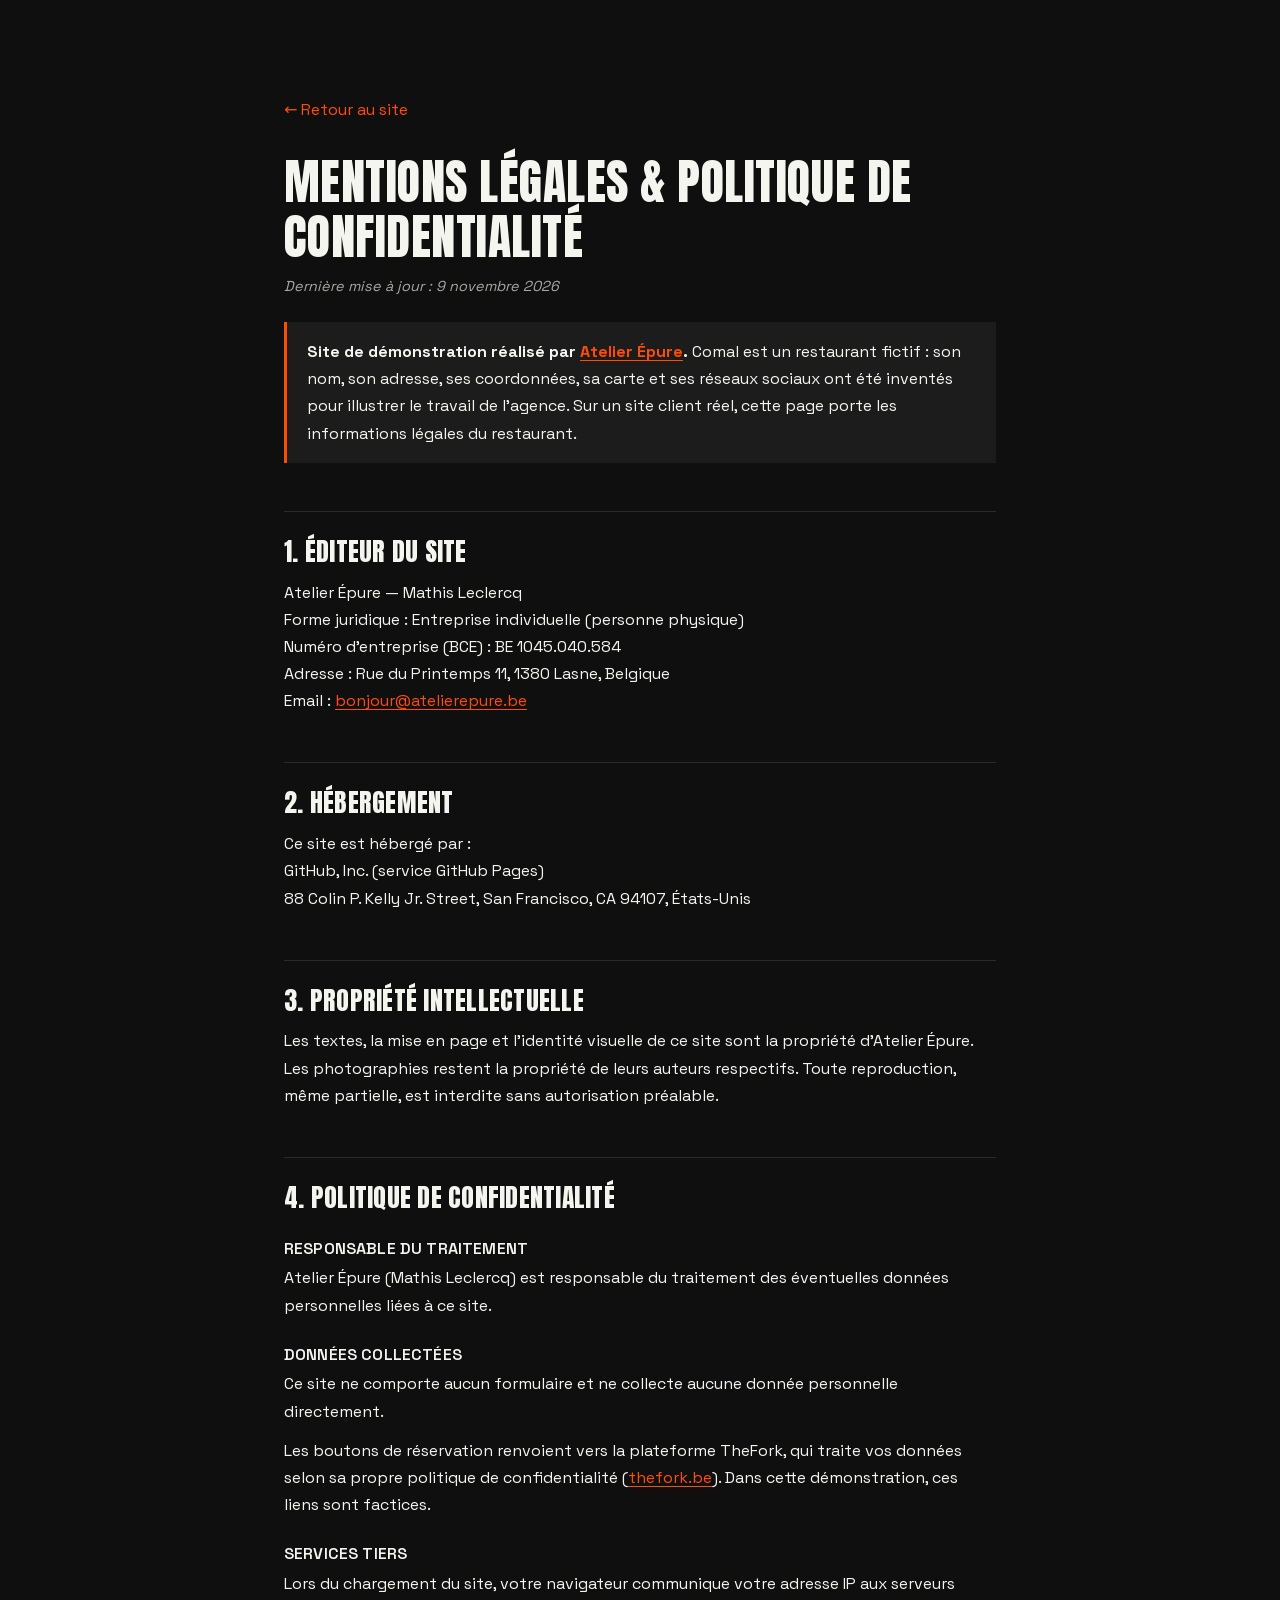
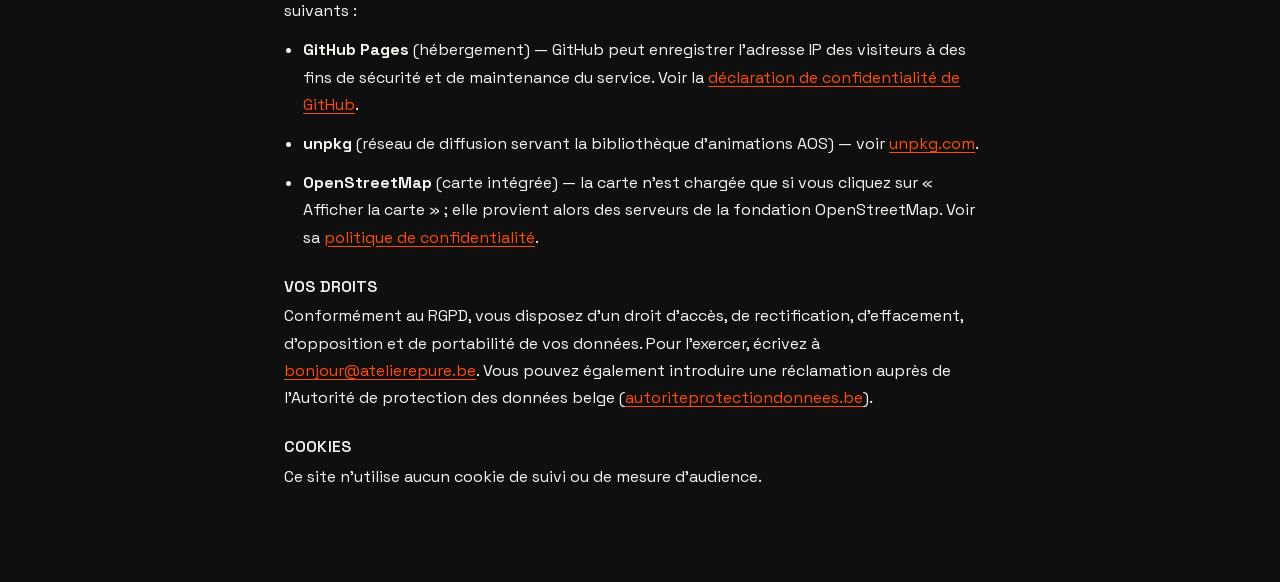
<file: mentions-legales.html>
<!DOCTYPE html>
<html lang="fr">
<head>
  <meta charset="UTF-8">
  <meta name="viewport" content="width=device-width, initial-scale=1.0">
  <title>Mentions légales & confidentialité — Comal</title>
  <meta name="description" content="Mentions légales et politique de confidentialité du site de démonstration Comal, réalisé par Atelier Épure.">
  <meta name="robots" content="noindex, follow">

  <link rel="icon" type="image/png" href="assets/favicon.png?v=3">
  <link rel="stylesheet" href="assets/fonts/fonts.css?v=1">
  <link rel="stylesheet" href="styles.css?v=4">

  <style>
    /* Page légale : texte long, pas de mise en page hero — sobre par design, reprend les tokens du site */
    body { background: var(--color-bg); color: var(--color-text); }
    .legal-page { max-width: 760px; margin: 0 auto; padding: 96px 24px 80px; line-height: 1.7; font-family: var(--font-body); }
    .legal-page a { color: var(--color-accent); text-decoration: underline; text-underline-offset: 3px; }
    .legal-page .retour { display: inline-block; margin-bottom: 32px; text-decoration: none; }
    .legal-page h1 { font-family: var(--font-display); font-size: clamp(2rem, 5vw, 3rem); line-height: 1.15; margin: 0 0 8px; }
    .legal-page h2 { font-family: var(--font-display); font-size: 1.6rem; line-height: 1.2; margin: 48px 0 12px; padding-top: 24px; border-top: 1px solid var(--color-line); }
    .legal-page h3 { font-family: var(--font-body); font-size: 1rem; font-weight: 600; margin: 28px 0 8px; }
    .legal-page p, .legal-page li { margin: 0 0 12px; }
    .legal-page ul { padding-left: 1.2em; list-style: disc; }
    .legal-page .maj { color: var(--color-muted); font-size: .9rem; }
    .legal-page .demo-note { background: var(--color-card); border-left: 3px solid var(--color-accent); padding: 16px 20px; margin: 24px 0 8px; }
  </style>
</head>
<body>

  <main class="legal-page">
    <a href="index.html" class="retour">&larr; Retour au site</a>

    <h1>Mentions légales & politique de confidentialité</h1>
    <p class="maj"><em>Dernière mise à jour : 9 novembre 2026</em></p>

    <p class="demo-note">
      <strong>Site de démonstration réalisé par <a href="https://atelierepure.be/">Atelier Épure</a>.</strong>
      Comal est un restaurant fictif : son nom, son adresse, ses coordonnées, sa carte et ses réseaux sociaux ont été
      inventés pour illustrer le travail de l'agence. Sur un site client réel, cette page porte les informations légales
      du restaurant.
    </p>

    <h2>1. Éditeur du site</h2>
    <p>
      Atelier Épure — Mathis Leclercq<br>
      Forme juridique : Entreprise individuelle (personne physique)<br>
      Numéro d'entreprise (BCE) : BE 1045.040.584<br>
      Adresse : Rue du Printemps 11, 1380 Lasne, Belgique<br>
      Email : <a href="mailto:bonjour@atelierepure.be">bonjour@atelierepure.be</a>
    </p>

    <h2>2. Hébergement</h2>
    <p>
      Ce site est hébergé par :<br>
      GitHub, Inc. (service GitHub Pages)<br>
      88 Colin P. Kelly Jr. Street, San Francisco, CA 94107, États-Unis
    </p>

    <h2>3. Propriété intellectuelle</h2>
    <p>
      Les textes, la mise en page et l'identité visuelle de ce site sont la propriété d'Atelier Épure. Les photographies
      restent la propriété de leurs auteurs respectifs. Toute reproduction, même partielle, est interdite sans
      autorisation préalable.
    </p>

    <h2>4. Politique de confidentialité</h2>

    <h3>Responsable du traitement</h3>
    <p>Atelier Épure (Mathis Leclercq) est responsable du traitement des éventuelles données personnelles liées à ce site.</p>

    <h3>Données collectées</h3>
    <p>Ce site ne comporte aucun formulaire et ne collecte aucune donnée personnelle directement.</p>
    <p>Les boutons de réservation renvoient vers la plateforme TheFork, qui traite vos données selon sa propre politique de confidentialité (<a href="https://www.thefork.be" target="_blank" rel="noopener">thefork.be</a>). Dans cette démonstration, ces liens sont factices.</p>

    <h3>Services tiers</h3>
    <p>Lors du chargement du site, votre navigateur communique votre adresse IP aux serveurs suivants :</p>
    <ul>
      <li><strong>GitHub Pages</strong> (hébergement) — GitHub peut enregistrer l'adresse IP des visiteurs à des fins de sécurité et de maintenance du service. Voir la <a href="https://docs.github.com/fr/site-policy/privacy-policies/github-general-privacy-statement" target="_blank" rel="noopener">déclaration de confidentialité de GitHub</a>.</li>
      <li><strong>unpkg</strong> (réseau de diffusion servant la bibliothèque d'animations AOS) — voir <a href="https://unpkg.com" target="_blank" rel="noopener">unpkg.com</a>.</li>
      <li><strong>OpenStreetMap</strong> (carte intégrée) — la carte n'est chargée que si vous cliquez sur « Afficher la carte » ; elle provient alors des serveurs de la fondation OpenStreetMap. Voir sa <a href="https://osmfoundation.org/wiki/Privacy_Policy" target="_blank" rel="noopener">politique de confidentialité</a>.</li>
    </ul>

    <h3>Vos droits</h3>
    <p>
      Conformément au RGPD, vous disposez d'un droit d'accès, de rectification, d'effacement, d'opposition et de
      portabilité de vos données. Pour l'exercer, écrivez à <a href="mailto:bonjour@atelierepure.be">bonjour@atelierepure.be</a>.
      Vous pouvez également introduire une réclamation auprès de l'Autorité de protection des données belge
      (<a href="https://www.autoriteprotectiondonnees.be" target="_blank" rel="noopener">autoriteprotectiondonnees.be</a>).
    </p>

    <h3>Cookies</h3>
    <p>Ce site n'utilise aucun cookie de suivi ou de mesure d'audience.</p>
  </main>

</body>
</html>
</file>
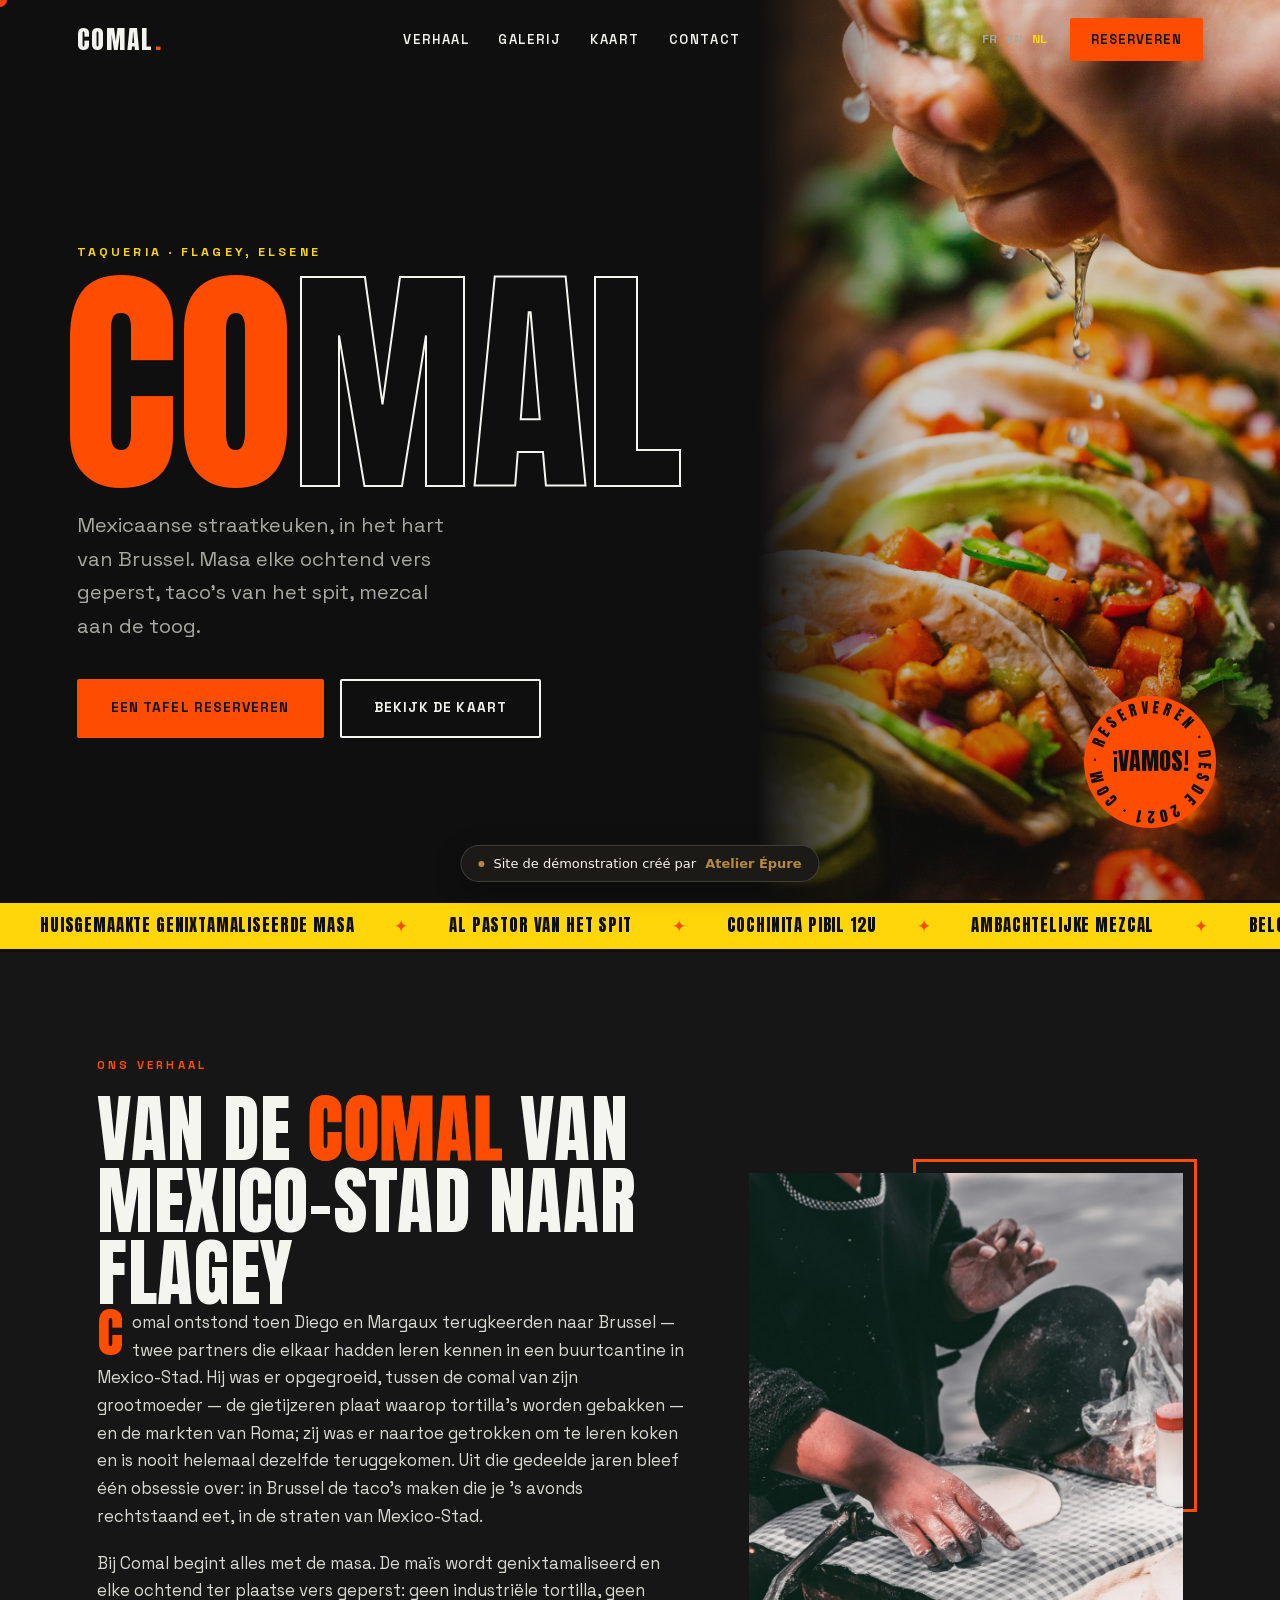
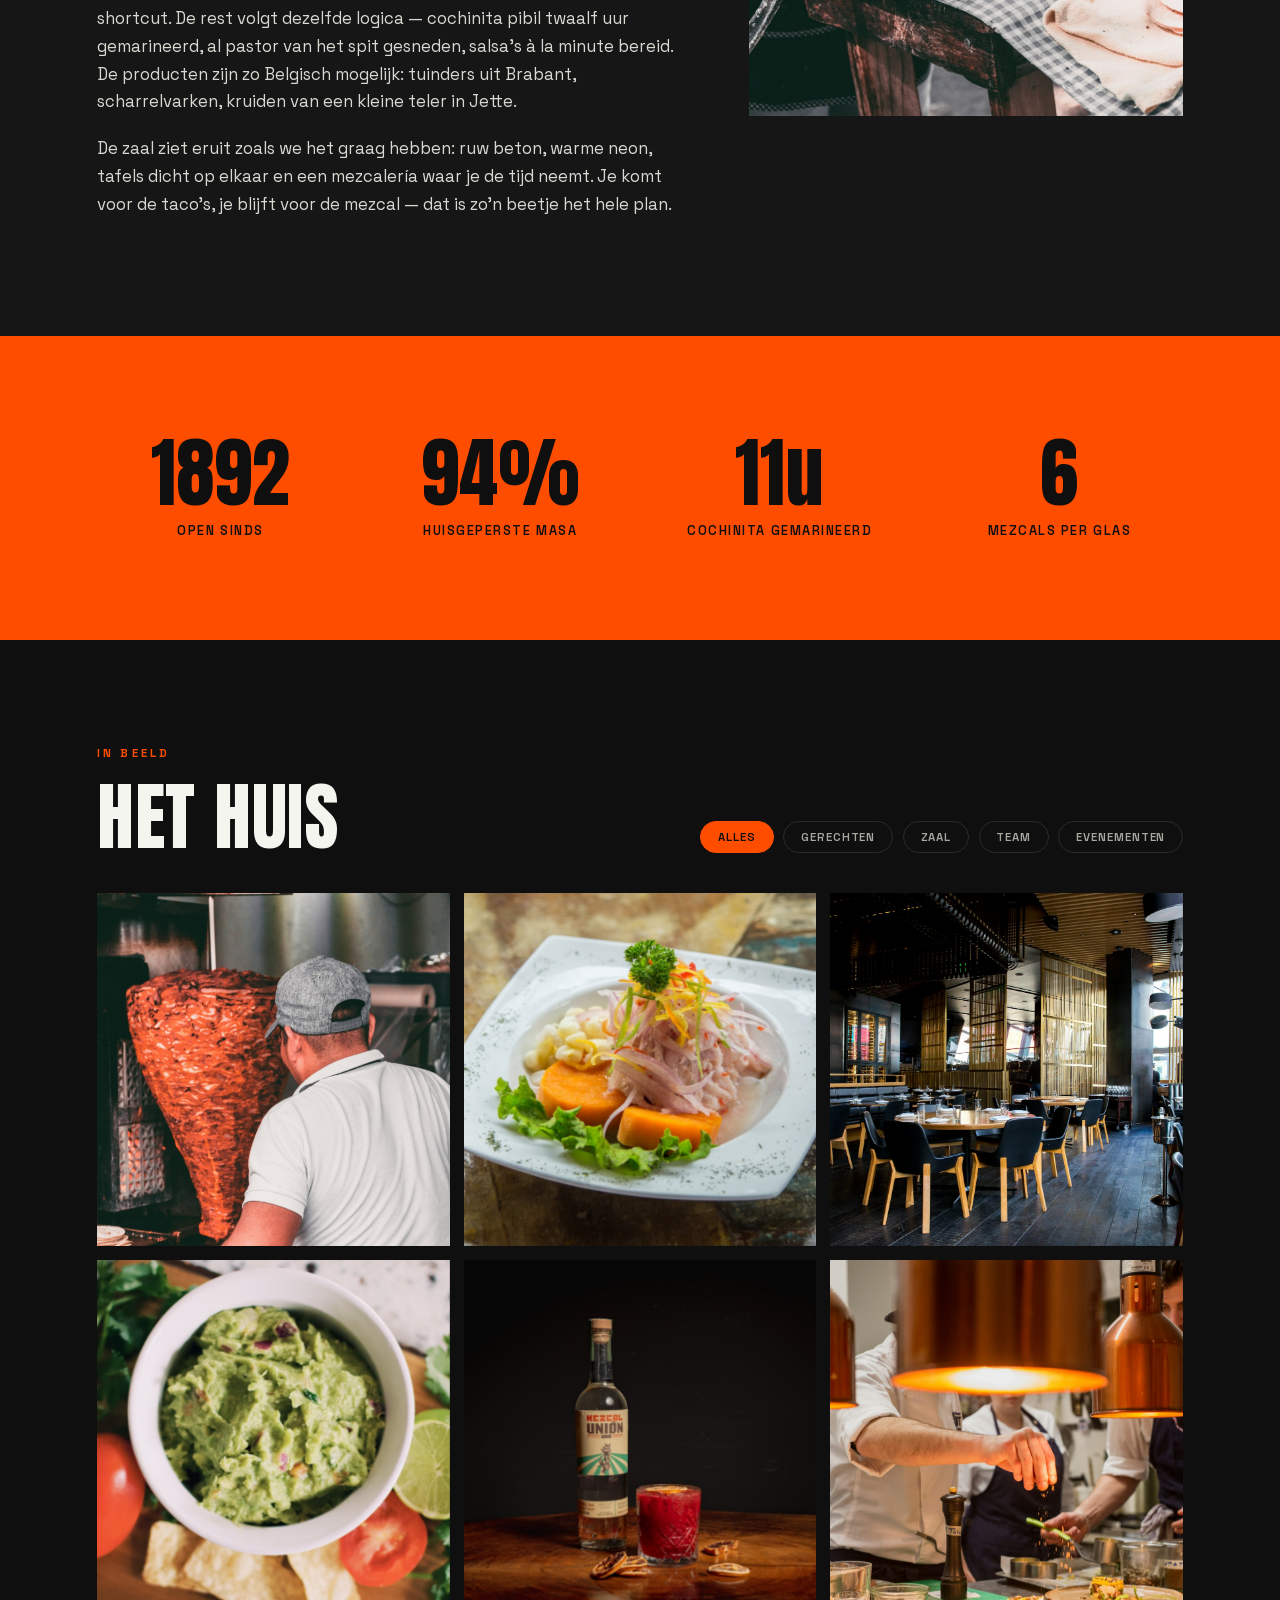
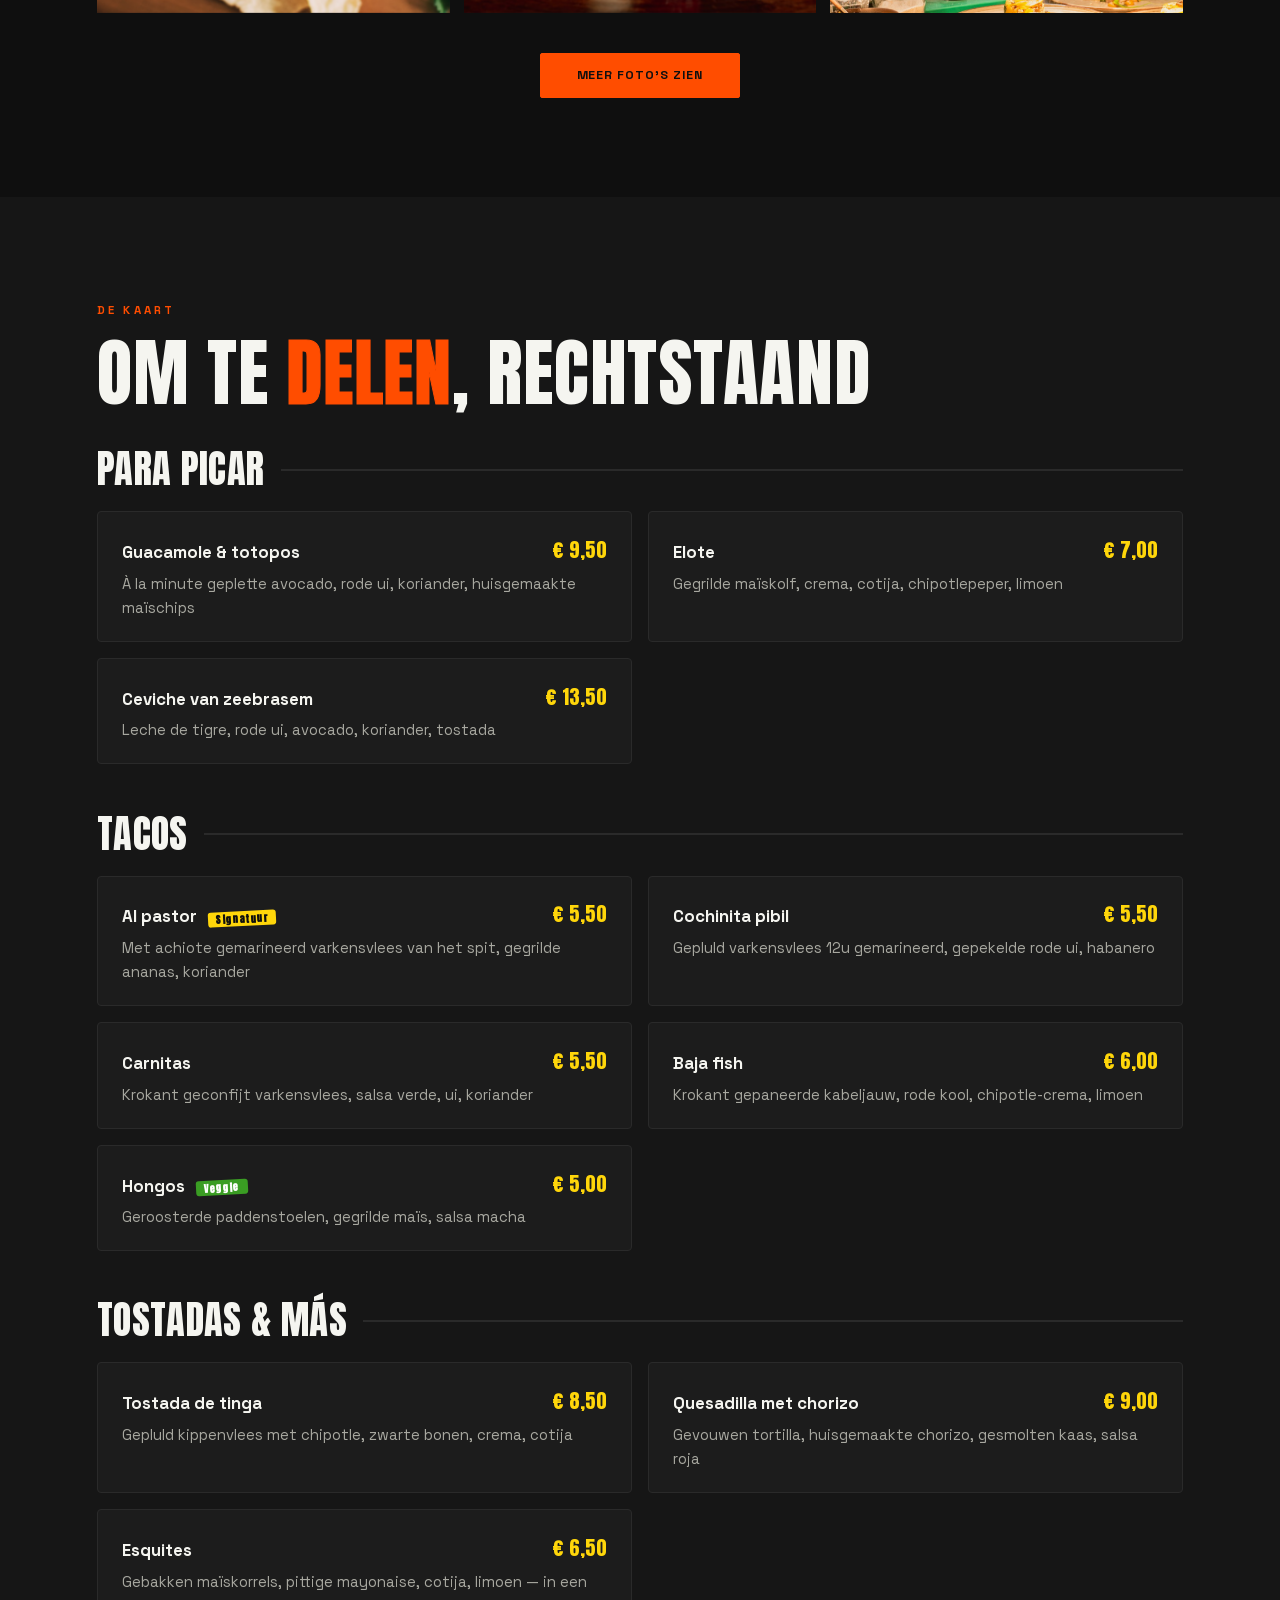
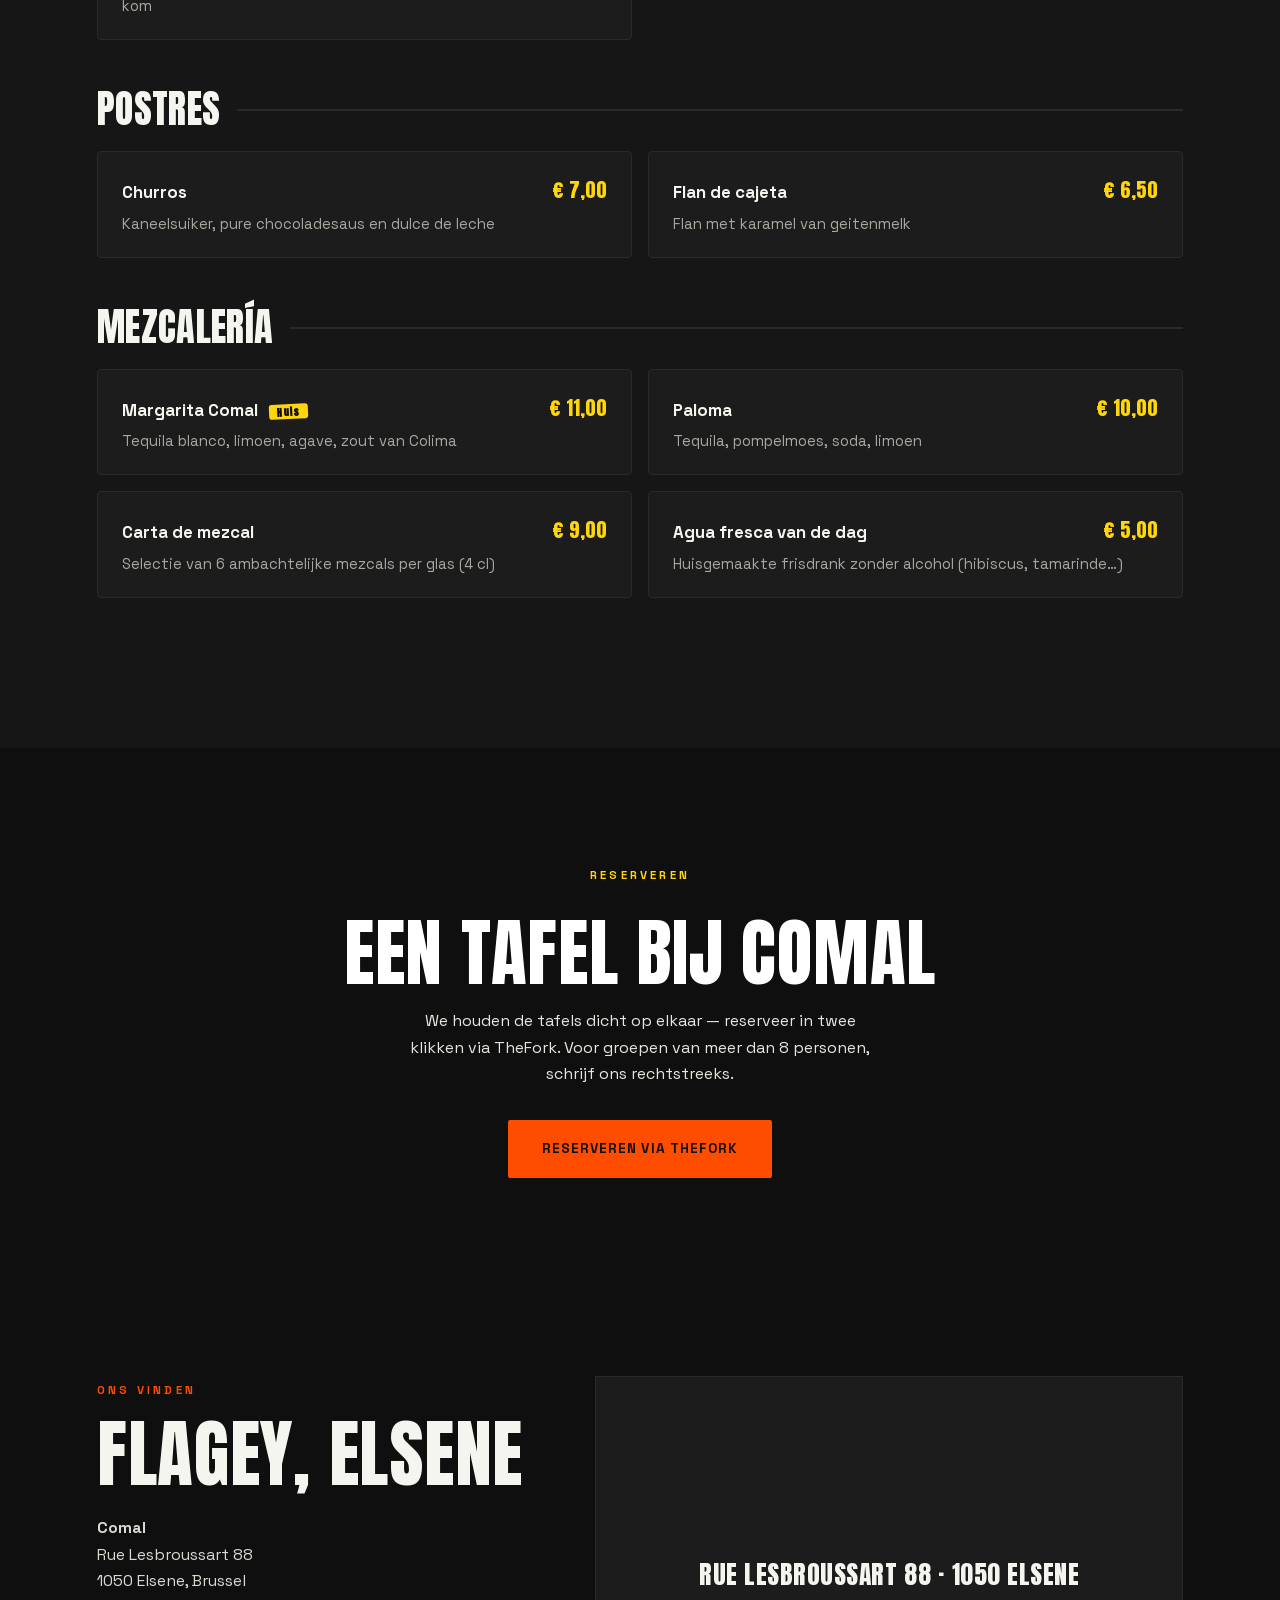
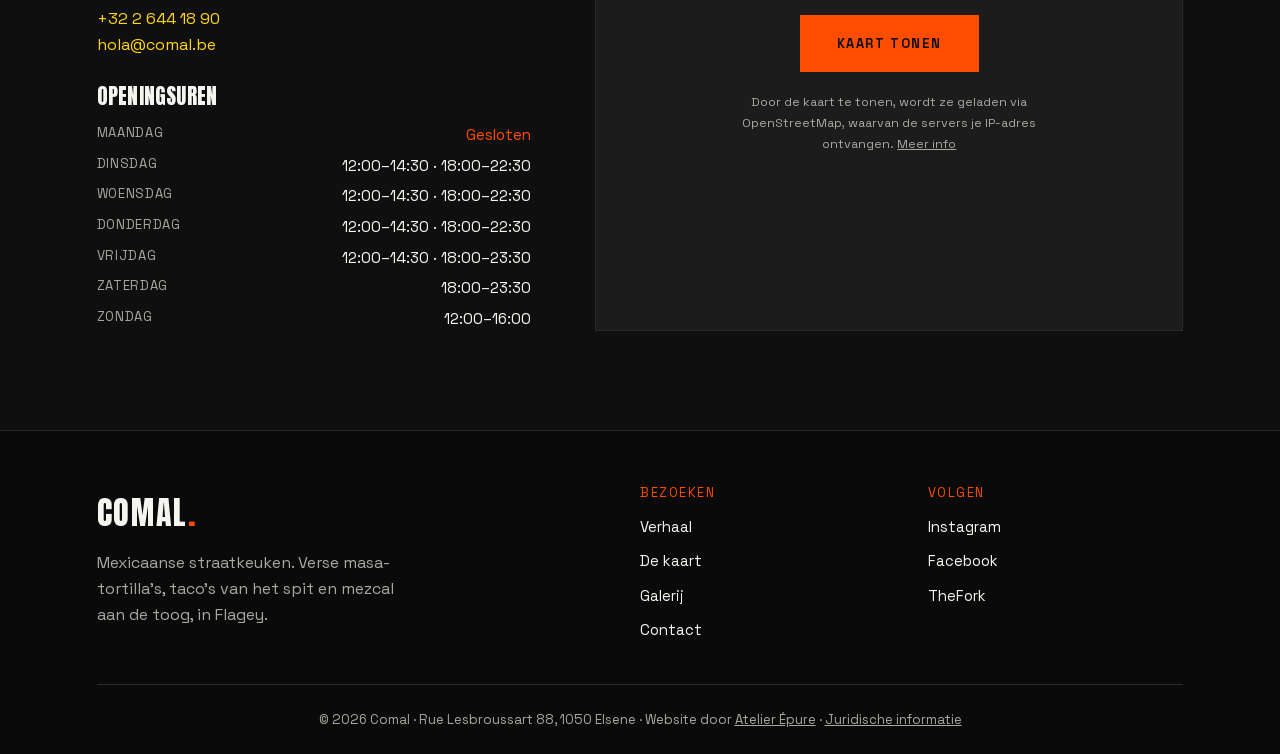
<file: nl.html>
<!DOCTYPE html>
<html lang="nl">
<head>
  <meta charset="UTF-8">
  <meta name="viewport" content="width=device-width, initial-scale=1.0">
  <meta name="robots" content="noindex, follow"><!-- site de démonstration, restaurant fictif : ne pas indexer -->
  <title>Comal — Mexicaanse taqueria in Flagey, Elsene (Brussel)</title>
  <meta name="description" content="Comal — Mexicaanse taqueria in Flagey, Elsene. Verse masa-tortilla's, al pastor taco's, mezcal. Online reserveren, open van dinsdag tot zondag.">
  <meta name="theme-color" content="#0f0f0f">

  <!-- Hreflang -->
  <link rel="alternate" hreflang="fr" href="https://comal.be/">
  <link rel="alternate" hreflang="en" href="https://comal.be/en.html">
  <link rel="alternate" hreflang="nl" href="https://comal.be/nl.html">
  <link rel="alternate" hreflang="x-default" href="https://comal.be/">
  <link rel="canonical" href="https://comal.be/nl.html">

  <!-- OpenGraph -->
  <meta property="og:type" content="restaurant">
  <meta property="og:title" content="Comal — Mexicaanse straatkeuken, in het hart van Brussel">
  <meta property="og:description" content="Mexicaanse taqueria in Flagey, Elsene. Verse masa-tortilla's, al pastor taco's, mezcal.">
  <meta property="og:image" content="https://comal.be/assets/photos/hero.jpg">
  <meta property="og:url" content="https://comal.be/nl.html">
  <meta property="og:locale" content="nl_BE">
  <meta name="twitter:card" content="summary_large_image">

  <!-- Favicon -->
  <link rel="icon" type="image/png" href="assets/favicon.png?v=3">
  <link rel="apple-touch-icon" href="assets/favicon.png?v=3">

  <!-- Fonts -->
  <link rel="stylesheet" href="assets/fonts/fonts.css?v=1">

  <!-- AOS (CDN versionné figé) -->
  <link rel="stylesheet" href="https://unpkg.com/aos@2.3.4/dist/aos.css">

  <link rel="stylesheet" href="styles.css?v=4">

  <!-- Schema.org Restaurant -->
  <script type="application/ld+json">
  {
    "@context": "https://schema.org",
    "@type": "Restaurant",
    "name": "Comal",
    "image": "https://comal.be/assets/photos/hero.jpg",
    "url": "https://comal.be/nl.html",
    "telephone": "+32 2 644 18 90",
    "email": "hola@comal.be",
    "priceRange": "€€",
    "servesCuisine": ["Mexican", "Street food", "Taqueria"],
    "address": {
      "@type": "PostalAddress",
      "streetAddress": "Rue Lesbroussart 88",
      "postalCode": "1050",
      "addressLocality": "Elsene",
      "addressRegion": "Brussel",
      "addressCountry": "BE"
    },
    "geo": { "@type": "GeoCoordinates", "latitude": 50.8276, "longitude": 4.3724 },
    "acceptsReservations": "https://www.thefork.be/restaurant/comal-bruxelles-000000",
    "sameAs": [
      "https://instagram.com/comal.bxl",
      "https://facebook.com/comal.bxl"
    ],
    "openingHoursSpecification": [
      { "@type": "OpeningHoursSpecification", "dayOfWeek": ["Tuesday","Wednesday","Thursday"], "opens": "12:00", "closes": "14:30" },
      { "@type": "OpeningHoursSpecification", "dayOfWeek": ["Tuesday","Wednesday","Thursday"], "opens": "18:00", "closes": "22:30" },
      { "@type": "OpeningHoursSpecification", "dayOfWeek": ["Friday"], "opens": "12:00", "closes": "14:30" },
      { "@type": "OpeningHoursSpecification", "dayOfWeek": ["Friday"], "opens": "18:00", "closes": "23:30" },
      { "@type": "OpeningHoursSpecification", "dayOfWeek": ["Saturday"], "opens": "18:00", "closes": "23:30" },
      { "@type": "OpeningHoursSpecification", "dayOfWeek": ["Sunday"], "opens": "12:00", "closes": "16:00" }
    ]
  }
  </script>
</head>
<body>

  <!-- ===================== NAV ===================== -->
  <nav class="nav" id="nav">
    <a href="/" class="nav-logo">COMAL<span class="dot">.</span></a>
    <ul class="nav-links">
      <li><a href="#histoire">Verhaal</a></li>
      <li><a href="#galerie">Galerij</a></li>
      <li><a href="#menu">Kaart</a></li>
      <li><a href="#contact">Contact</a></li>
    </ul>
    <div class="nav-right">
      <ul class="lang-switcher">
        <li><a href="/">FR</a></li>
        <li><a href="en.html">EN</a></li>
        <li><a href="nl.html" class="active">NL</a></li>
      </ul>
      <a href="https://www.thefork.be/restaurant/comal-bruxelles-000000" target="_blank" rel="noopener" class="nav-cta">Reserveren</a>
    </div>
    <button class="nav-burger" id="burger" aria-label="Menu" aria-expanded="false" aria-controls="nav-mobile">
      <span></span><span></span><span></span>
    </button>
  </nav>

  <!-- Menu mobile -->
  <div class="nav-mobile" id="nav-mobile" hidden>
    <ul>
      <li><a href="#histoire">Verhaal</a></li>
      <li><a href="#galerie">Galerij</a></li>
      <li><a href="#menu">Kaart</a></li>
      <li><a href="#contact">Contact</a></li>
      <li><a href="https://www.thefork.be/restaurant/comal-bruxelles-000000" target="_blank" rel="noopener">Een tafel reserveren</a></li>
    </ul>
    <div class="lang-switcher-mobile">
      <a href="/">FR</a>
      <a href="en.html">EN</a>
      <a href="nl.html" class="active">NL</a>
    </div>
  </div>

  <!-- ===================== HERO ===================== -->
  <header class="hero">
    <div class="hero__text">
      <p class="hero__eyebrow">Taqueria · Flagey, Elsene</p>
      <h1 class="hero__title">
        <span class="accent">CO</span><span class="stroke">MAL</span>
      </h1>
      <p class="hero__slogan">Mexicaanse straatkeuken, in het hart van Brussel. Masa elke ochtend vers geperst, taco's van het spit, mezcal aan de toog.</p>
      <div class="hero__actions">
        <a href="https://www.thefork.be/restaurant/comal-bruxelles-000000" target="_blank" rel="noopener" class="btn-primary">Een tafel reserveren</a>
        <a href="#menu" class="btn-secondary">Bekijk de kaart</a>
      </div>
    </div>
    <div class="hero__image">
      <img src="assets/photos/hero.jpg" alt="Mexicaanse taco's en limoen op de toog van Comal" fetchpriority="high">
    </div>
    <div class="hero__badge">
      <a href="https://www.thefork.be/restaurant/comal-bruxelles-000000" target="_blank" rel="noopener" class="sticker-cta" aria-label="Reserveren">
        <svg viewBox="0 0 100 100" aria-hidden="true">
          <defs><path id="circlePath" d="M 50,50 m -37,0 a 37,37 0 1,1 74,0 a 37,37 0 1,1 -74,0"/></defs>
          <text fill="#0f0f0f" font-family="Anton, sans-serif" font-size="11" letter-spacing="2.5">
            <textPath href="#circlePath" startOffset="0%">· RESERVEREN · DESDE 2021 · COMAL BXL </textPath>
          </text>
        </svg>
        <span class="sticker-core">¡VAMOS!</span>
      </a>
    </div>
  </header>

  <!-- ===================== MARQUEE (signature detail) ===================== -->
  <div class="marquee" aria-hidden="true">
    <div class="marquee__track">
      <span>HUISGEMAAKTE GENIXTAMALISEERDE MASA</span><span class="star">✦</span>
      <span>AL PASTOR VAN HET SPIT</span><span class="star">✦</span>
      <span>COCHINITA PIBIL 12U</span><span class="star">✦</span>
      <span>AMBACHTELIJKE MEZCAL</span><span class="star">✦</span>
      <span>BELGISCHE PRODUCTEN</span><span class="star">✦</span>
      <span>SALSA'S À LA MINUTE</span><span class="star">✦</span>
    </div>
  </div>

  <!-- ===================== VERHAAL ===================== -->
  <section class="about" id="histoire">
    <div class="container about__grid">
      <div class="about__text">
        <p class="kicker">Ons verhaal</p>
        <h2 class="section-title reveal-words">Van de <em>comal</em> van Mexico-Stad naar Flagey</h2>
        <div class="about__body" data-aos="fade-up">
          <p>Comal ontstond toen Diego en Margaux terugkeerden naar Brussel — twee partners die elkaar hadden leren kennen in een buurtcantine in Mexico-Stad. Hij was er opgegroeid, tussen de comal van zijn grootmoeder — de gietijzeren plaat waarop tortilla's worden gebakken — en de markten van Roma; zij was er naartoe getrokken om te leren koken en is nooit helemaal dezelfde teruggekomen. Uit die gedeelde jaren bleef één obsessie over: in Brussel de taco's maken die je 's avonds rechtstaand eet, in de straten van Mexico-Stad.</p>
          <p>Bij Comal begint alles met de masa. De maïs wordt genixtamaliseerd en elke ochtend ter plaatse vers geperst: geen industriële tortilla, geen shortcut. De rest volgt dezelfde logica — cochinita pibil twaalf uur gemarineerd, al pastor van het spit gesneden, salsa's à la minute bereid. De producten zijn zo Belgisch mogelijk: tuinders uit Brabant, scharrelvarken, kruiden van een kleine teler in Jette.</p>
          <p>De zaal ziet eruit zoals we het graag hebben: ruw beton, warme neon, tafels dicht op elkaar en een mezcalería waar je de tijd neemt. Je komt voor de taco's, je blijft voor de mezcal — dat is zo'n beetje het hele plan.</p>
        </div>
      </div>
      <div class="about__image" data-aos="fade-left">
        <img src="assets/photos/interieur-comal.jpg" alt="Verse masa-tortilla's worden gebakken op de comal" loading="lazy">
      </div>
    </div>
  </section>

  <!-- ===================== IN CIJFERS ===================== -->
  <section class="stats">
    <div class="container stats__grid">
      <div class="stat" data-aos="fade-up">
        <div class="stat__num"><span class="counter" data-target="2021" data-suffix="">0</span></div>
        <div class="stat__label">Open sinds</div>
      </div>
      <div class="stat" data-aos="fade-up" data-aos-delay="80">
        <div class="stat__num"><span class="counter" data-target="100" data-suffix="%">0</span></div>
        <div class="stat__label">Huisgeperste masa</div>
      </div>
      <div class="stat" data-aos="fade-up" data-aos-delay="160">
        <div class="stat__num"><span class="counter" data-target="12" data-suffix="u">0</span></div>
        <div class="stat__label">Cochinita gemarineerd</div>
      </div>
      <div class="stat" data-aos="fade-up" data-aos-delay="240">
        <div class="stat__num"><span class="counter" data-target="6" data-suffix="">0</span></div>
        <div class="stat__label">Mezcals per glas</div>
      </div>
    </div>
  </section>

  <!-- ===================== GALERIJ ===================== -->
  <section class="galerie-section" id="galerie">
    <div class="container">
      <div class="galerie-head">
        <div>
          <p class="kicker">In beeld</p>
          <h2 class="section-title reveal-words">Het huis</h2>
        </div>
        <div class="galerie-filtres" id="galerie-filtres">
          <button class="actif" data-cat="all">Alles</button>
          <button data-cat="plats">Gerechten</button>
          <button data-cat="interieur">Zaal</button>
          <button data-cat="equipe">Team</button>
          <button data-cat="evenements">Evenementen</button>
        </div>
      </div>

      <div class="galerie" id="galerie-grid" data-filter="all">
        <picture data-cat="plats" data-caption="Al pastor taco's, gegrilde ananas">
          <img src="assets/photos/plat-tacos-pastor.jpg" alt="Al pastor taco's met gegrilde ananas" loading="lazy"></picture>
        <picture data-cat="plats" data-caption="Ceviche van zeebrasem, leche de tigre">
          <img src="assets/photos/plat-ceviche.jpg" alt="Ceviche van zeebrasem op tostada" loading="lazy"></picture>
        <picture data-cat="interieur" data-caption="Ruw beton & warme neon">
          <img src="assets/photos/interieur-salle.jpg" alt="Zaal met beton en warme neon" loading="lazy"></picture>
        <picture data-cat="plats" data-caption="Huisgemaakte guacamole & totopos">
          <img src="assets/photos/plat-guacamole.jpg" alt="Guacamole en huisgemaakte maïschips" loading="lazy"></picture>
        <picture data-cat="interieur" data-caption="De toog van de mezcalería">
          <img src="assets/photos/interieur-bar.jpg" alt="De toog van de mezcalería" loading="lazy"></picture>
        <picture data-cat="equipe" data-caption="Aan het fornuis">
          <img src="assets/photos/equipe-cuisine.jpg" alt="Het team in de keuken" loading="lazy"></picture>

        <picture class="galerie-extra" data-cat="plats" data-caption="Elote, crema & cotija">
          <img src="assets/photos/plat-elote.jpg" alt="Gegrilde maïskolf elote" loading="lazy"></picture>
        <picture class="galerie-extra" data-cat="plats" data-caption="Churros, pure chocolade">
          <img src="assets/photos/plat-churros.jpg" alt="Churros met chocoladesaus" loading="lazy"></picture>
        <picture class="galerie-extra" data-cat="interieur" data-caption="Tortilla's op de comal">
          <img src="assets/photos/interieur-comal.jpg" alt="Tortilla's worden gebakken op de comal" loading="lazy"></picture>
        <picture class="galerie-extra" data-cat="equipe" data-caption="Het Comal-team">
          <img src="assets/photos/equipe-fondateurs.jpg" alt="Het Comal-team aan het fornuis" loading="lazy"></picture>
        <picture class="galerie-extra" data-cat="evenements" data-caption="Mezcal-proefavond">
          <img src="assets/photos/event-mezcal.jpg" alt="Mezcal-proefavond" loading="lazy"></picture>
        <picture class="galerie-extra" data-cat="evenements" data-caption="Día de los Muertos-avond">
          <img src="assets/photos/event-dia.jpg" alt="Día de los Muertos-avond" loading="lazy"></picture>
      </div>

      <div class="galerie-more-wrap">
        <button class="galerie-more" id="galerie-more">Meer foto's zien</button>
      </div>
      <div class="galerie-less-wrap">
        <button class="galerie-less" id="galerie-less">Minder zien</button>
      </div>
    </div>
  </section>

  <!-- ===================== MENU ===================== -->
  <section class="menu" id="menu">
    <div class="container">
      <p class="kicker">De kaart</p>
      <h2 class="section-title reveal-words" style="margin-bottom:2.6rem;">Om te <em>delen</em>, rechtstaand</h2>

      <div class="menu-section">
        <h3>Para picar</h3>
        <div class="menu-grid">
          <div class="menu-card" data-aos="fade-up">
            <header><h4>Guacamole &amp; totopos</h4><span class="prix">€ 9,50</span></header>
            <p>À la minute geplette avocado, rode ui, koriander, huisgemaakte maïschips</p>
          </div>
          <div class="menu-card" data-aos="fade-up" data-aos-delay="60">
            <header><h4>Elote</h4><span class="prix">€ 7,00</span></header>
            <p>Gegrilde maïskolf, crema, cotija, chipotlepeper, limoen</p>
          </div>
          <div class="menu-card" data-aos="fade-up">
            <header><h4>Ceviche van zeebrasem</h4><span class="prix">€ 13,50</span></header>
            <p>Leche de tigre, rode ui, avocado, koriander, tostada</p>
          </div>
        </div>
      </div>

      <div class="menu-section">
        <h3>Tacos</h3>
        <div class="menu-grid">
          <div class="menu-card" data-aos="fade-up">
            <header><h4>Al pastor <span class="badge badge--pick">Signatuur</span></h4><span class="prix">€ 5,50</span></header>
            <p>Met achiote gemarineerd varkensvlees van het spit, gegrilde ananas, koriander</p>
          </div>
          <div class="menu-card" data-aos="fade-up" data-aos-delay="60">
            <header><h4>Cochinita pibil</h4><span class="prix">€ 5,50</span></header>
            <p>Gepluld varkensvlees 12u gemarineerd, gepekelde rode ui, habanero</p>
          </div>
          <div class="menu-card" data-aos="fade-up">
            <header><h4>Carnitas</h4><span class="prix">€ 5,50</span></header>
            <p>Krokant geconfijt varkensvlees, salsa verde, ui, koriander</p>
          </div>
          <div class="menu-card" data-aos="fade-up" data-aos-delay="60">
            <header><h4>Baja fish</h4><span class="prix">€ 6,00</span></header>
            <p>Krokant gepaneerde kabeljauw, rode kool, chipotle-crema, limoen</p>
          </div>
          <div class="menu-card" data-aos="fade-up">
            <header><h4>Hongos <span class="badge badge--vege">Veggie</span></h4><span class="prix">€ 5,00</span></header>
            <p>Geroosterde paddenstoelen, gegrilde maïs, salsa macha</p>
          </div>
        </div>
      </div>

      <div class="menu-section">
        <h3>Tostadas &amp; más</h3>
        <div class="menu-grid">
          <div class="menu-card" data-aos="fade-up">
            <header><h4>Tostada de tinga</h4><span class="prix">€ 8,50</span></header>
            <p>Gepluld kippenvlees met chipotle, zwarte bonen, crema, cotija</p>
          </div>
          <div class="menu-card" data-aos="fade-up" data-aos-delay="60">
            <header><h4>Quesadilla met chorizo</h4><span class="prix">€ 9,00</span></header>
            <p>Gevouwen tortilla, huisgemaakte chorizo, gesmolten kaas, salsa roja</p>
          </div>
          <div class="menu-card" data-aos="fade-up">
            <header><h4>Esquites</h4><span class="prix">€ 6,50</span></header>
            <p>Gebakken maïskorrels, pittige mayonaise, cotija, limoen — in een kom</p>
          </div>
        </div>
      </div>

      <div class="menu-section">
        <h3>Postres</h3>
        <div class="menu-grid">
          <div class="menu-card" data-aos="fade-up">
            <header><h4>Churros</h4><span class="prix">€ 7,00</span></header>
            <p>Kaneelsuiker, pure chocoladesaus en dulce de leche</p>
          </div>
          <div class="menu-card" data-aos="fade-up" data-aos-delay="60">
            <header><h4>Flan de cajeta</h4><span class="prix">€ 6,50</span></header>
            <p>Flan met karamel van geitenmelk</p>
          </div>
        </div>
      </div>

      <div class="menu-section">
        <h3>Mezcalería</h3>
        <div class="menu-grid">
          <div class="menu-card" data-aos="fade-up">
            <header><h4>Margarita Comal <span class="badge badge--pick">Huis</span></h4><span class="prix">€ 11,00</span></header>
            <p>Tequila blanco, limoen, agave, zout van Colima</p>
          </div>
          <div class="menu-card" data-aos="fade-up" data-aos-delay="60">
            <header><h4>Paloma</h4><span class="prix">€ 10,00</span></header>
            <p>Tequila, pompelmoes, soda, limoen</p>
          </div>
          <div class="menu-card" data-aos="fade-up">
            <header><h4>Carta de mezcal</h4><span class="prix">€ 9,00</span></header>
            <p>Selectie van 6 ambachtelijke mezcals per glas (4 cl)</p>
          </div>
          <div class="menu-card" data-aos="fade-up" data-aos-delay="60">
            <header><h4>Agua fresca van de dag</h4><span class="prix">€ 5,00</span></header>
            <p>Huisgemaakte frisdrank zonder alcohol (hibiscus, tamarinde…)</p>
          </div>
        </div>
      </div>
    </div>
  </section>

  <!-- ===================== RESERVATIE ===================== -->
  <section class="reservation">
    <div class="container">
      <p class="kicker" style="color:var(--color-accent-2);">Reserveren</p>
      <h2 class="section-title">Een tafel bij Comal</h2>
      <p>We houden de tafels dicht op elkaar — reserveer in twee klikken via TheFork. Voor groepen van meer dan 8 personen, schrijf ons rechtstreeks.</p>
      <a href="https://www.thefork.be/restaurant/comal-bruxelles-000000" target="_blank" rel="noopener" class="btn-primary">Reserveren via TheFork</a>
    </div>
  </section>

  <!-- ===================== CONTACT ===================== -->
  <section class="contact" id="contact">
    <div class="container contact-grid">
      <div>
        <p class="kicker">Ons vinden</p>
        <h2 class="section-title reveal-words" style="margin-bottom:1.6rem;">Flagey, Elsene</h2>
        <address class="contact-info">
          <p><strong>Comal</strong><br>Rue Lesbroussart 88<br>1050 Elsene, Brussel</p>
          <p><a href="tel:+3226441890">+32 2 644 18 90</a><br>
             <a href="mailto:hola@comal.be">hola@comal.be</a></p>

          <h3>Openingsuren</h3>
          <dl class="horaires">
            <dt>Maandag</dt><dd class="ferme">Gesloten</dd>
            <dt>Dinsdag</dt><dd>12:00–14:30 · 18:00–22:30</dd>
            <dt>Woensdag</dt><dd>12:00–14:30 · 18:00–22:30</dd>
            <dt>Donderdag</dt><dd>12:00–14:30 · 18:00–22:30</dd>
            <dt>Vrijdag</dt><dd>12:00–14:30 · 18:00–23:30</dd>
            <dt>Zaterdag</dt><dd>18:00–23:30</dd>
            <dt>Zondag</dt><dd>12:00–16:00</dd>
          </dl>
        </address>
      </div>
      <div class="contact-map">
        <!-- Carte en « clic pour charger » : aucun appel à OpenStreetMap avant le clic (RGPD) — voir script.js -->
        <div class="map-consent" data-map-src="https://www.openstreetmap.org/export/embed.html?bbox=4.3654%2C50.8236%2C4.3794%2C50.8316&amp;layer=mapnik&amp;marker=50.8276%2C4.3724" data-map-title="Kaart — Comal, Rue Lesbroussart 88, Elsene">
          <p class="map-consent__adresse">Rue Lesbroussart 88 · 1050 Elsene</p>
          <button type="button" class="map-consent__btn">Kaart tonen</button>
          <p class="map-consent__note">Door de kaart te tonen, wordt ze geladen via OpenStreetMap, waarvan de servers je IP-adres ontvangen. <a href="mentions-legales.html">Meer info</a></p>
        </div>
      </div>
    </div>
  </section>

  <!-- ===================== FOOTER ===================== -->
  <footer class="footer">
    <div class="container">
      <div class="footer-grid">
        <div>
          <div class="footer-logo">COMAL<span class="dot">.</span></div>
          <p>Mexicaanse straatkeuken. Verse masa-tortilla's, taco's van het spit en mezcal aan de toog, in Flagey.</p>
        </div>
        <div>
          <h4>Bezoeken</h4>
          <ul class="socials">
            <li><a href="#histoire">Verhaal</a></li>
            <li><a href="#menu">De kaart</a></li>
            <li><a href="#galerie">Galerij</a></li>
            <li><a href="#contact">Contact</a></li>
          </ul>
        </div>
        <div>
          <h4>Volgen</h4>
          <ul class="socials">
            <li><a href="https://instagram.com/comal.bxl" target="_blank" rel="noopener">Instagram</a></li>
            <li><a href="https://facebook.com/comal.bxl" target="_blank" rel="noopener">Facebook</a></li>
            <li><a href="https://www.thefork.be/restaurant/comal-bruxelles-000000" target="_blank" rel="noopener">TheFork</a></li>
          </ul>
        </div>
      </div>
      <div class="footer-bottom">
        © <span id="year">2026</span> Comal · Rue Lesbroussart 88, 1050 Elsene ·
        Website door <a href="#" style="color:var(--color-muted);">Atelier Épure</a> · <a href="mentions-legales.html" style="color:var(--color-muted);">Juridische informatie</a>
      </div>
    </div>
  </footer>

  <div class="cursor-dot" id="cursor-dot" aria-hidden="true"></div>

  <script src="https://unpkg.com/aos@2.3.4/dist/aos.js"></script>
  <script src="script.js?v=4"></script>

<!-- Bandeau demonstration — Atelier Epure -->
<style>
.ae-demo-badge{position:fixed;left:50%;bottom:18px;transform:translateX(-50%);z-index:2147483000;
display:inline-flex;align-items:center;gap:9px;
background:#1C1A17;color:#F7F4EE;text-decoration:none;
font-family:-apple-system,BlinkMacSystemFont,"Segoe UI",system-ui,sans-serif;
font-size:13px;line-height:1;white-space:nowrap;
padding:11px 17px;border-radius:999px;
box-shadow:0 8px 28px rgba(0,0,0,.28);border:1px solid rgba(247,244,238,.16);
transition:transform .2s ease,box-shadow .2s ease}
.ae-demo-badge:hover{transform:translateX(-50%) translateY(-2px);box-shadow:0 12px 34px rgba(0,0,0,.34)}
.ae-demo-badge strong{color:#B68A3E;font-weight:600}
.ae-demo-badge .ae-demo-dot{width:6px;height:6px;border-radius:50%;background:#B68A3E;flex:0 0 auto}
@media (max-width:520px){.ae-demo-badge{font-size:12px;padding:9px 14px;bottom:12px}}
</style>
<a class="ae-demo-badge" href="https://atelierepure.be/" target="_blank" rel="noopener" aria-label="Site de démonstration créé par Atelier Épure">
  <span class="ae-demo-dot" aria-hidden="true"></span>Site de démonstration créé par <strong>Atelier&nbsp;Épure</strong>
</a>

</body>
</html>
</file>
<file: assets/fonts/fonts.css>
/* Polices auto-hébergées — générées par resto-site-builder/scripts/self-host-fonts.py */
@font-face {
  font-family: 'Anton';
  font-style: normal;
  font-weight: 400;
  font-display: swap;
  src: url('anton-400-latin-ext.woff2') format('woff2');
  unicode-range: U+0100-02BA, U+02BD-02C5, U+02C7-02CC, U+02CE-02D7, U+02DD-02FF, U+0304, U+0308, U+0329, U+1D00-1DBF, U+1E00-1E9F, U+1EF2-1EFF, U+2020, U+20A0-20AB, U+20AD-20C0, U+2113, U+2C60-2C7F, U+A720-A7FF;
}
@font-face {
  font-family: 'Anton';
  font-style: normal;
  font-weight: 400;
  font-display: swap;
  src: url('anton-400-latin.woff2') format('woff2');
  unicode-range: U+0000-00FF, U+0131, U+0152-0153, U+02BB-02BC, U+02C6, U+02DA, U+02DC, U+0304, U+0308, U+0329, U+2000-206F, U+20AC, U+2122, U+2191, U+2193, U+2212, U+2215, U+FEFF, U+FFFD;
}
@font-face {
  font-family: 'Space Grotesk';
  font-style: normal;
  font-weight: 400;
  font-display: swap;
  src: url('space-grotesk-400-latin-ext.woff2') format('woff2');
  unicode-range: U+0100-02BA, U+02BD-02C5, U+02C7-02CC, U+02CE-02D7, U+02DD-02FF, U+0304, U+0308, U+0329, U+1D00-1DBF, U+1E00-1E9F, U+1EF2-1EFF, U+2020, U+20A0-20AB, U+20AD-20C0, U+2113, U+2C60-2C7F, U+A720-A7FF;
}
@font-face {
  font-family: 'Space Grotesk';
  font-style: normal;
  font-weight: 400;
  font-display: swap;
  src: url('space-grotesk-400-latin.woff2') format('woff2');
  unicode-range: U+0000-00FF, U+0131, U+0152-0153, U+02BB-02BC, U+02C6, U+02DA, U+02DC, U+0304, U+0308, U+0329, U+2000-206F, U+20AC, U+2122, U+2191, U+2193, U+2212, U+2215, U+FEFF, U+FFFD;
}
@font-face {
  font-family: 'Space Grotesk';
  font-style: normal;
  font-weight: 500;
  font-display: swap;
  src: url('space-grotesk-400-latin-ext.woff2') format('woff2');
  unicode-range: U+0100-02BA, U+02BD-02C5, U+02C7-02CC, U+02CE-02D7, U+02DD-02FF, U+0304, U+0308, U+0329, U+1D00-1DBF, U+1E00-1E9F, U+1EF2-1EFF, U+2020, U+20A0-20AB, U+20AD-20C0, U+2113, U+2C60-2C7F, U+A720-A7FF;
}
@font-face {
  font-family: 'Space Grotesk';
  font-style: normal;
  font-weight: 500;
  font-display: swap;
  src: url('space-grotesk-400-latin.woff2') format('woff2');
  unicode-range: U+0000-00FF, U+0131, U+0152-0153, U+02BB-02BC, U+02C6, U+02DA, U+02DC, U+0304, U+0308, U+0329, U+2000-206F, U+20AC, U+2122, U+2191, U+2193, U+2212, U+2215, U+FEFF, U+FFFD;
}
@font-face {
  font-family: 'Space Grotesk';
  font-style: normal;
  font-weight: 600;
  font-display: swap;
  src: url('space-grotesk-400-latin-ext.woff2') format('woff2');
  unicode-range: U+0100-02BA, U+02BD-02C5, U+02C7-02CC, U+02CE-02D7, U+02DD-02FF, U+0304, U+0308, U+0329, U+1D00-1DBF, U+1E00-1E9F, U+1EF2-1EFF, U+2020, U+20A0-20AB, U+20AD-20C0, U+2113, U+2C60-2C7F, U+A720-A7FF;
}
@font-face {
  font-family: 'Space Grotesk';
  font-style: normal;
  font-weight: 600;
  font-display: swap;
  src: url('space-grotesk-400-latin.woff2') format('woff2');
  unicode-range: U+0000-00FF, U+0131, U+0152-0153, U+02BB-02BC, U+02C6, U+02DA, U+02DC, U+0304, U+0308, U+0329, U+2000-206F, U+20AC, U+2122, U+2191, U+2193, U+2212, U+2215, U+FEFF, U+FFFD;
}
@font-face {
  font-family: 'Space Grotesk';
  font-style: normal;
  font-weight: 700;
  font-display: swap;
  src: url('space-grotesk-400-latin-ext.woff2') format('woff2');
  unicode-range: U+0100-02BA, U+02BD-02C5, U+02C7-02CC, U+02CE-02D7, U+02DD-02FF, U+0304, U+0308, U+0329, U+1D00-1DBF, U+1E00-1E9F, U+1EF2-1EFF, U+2020, U+20A0-20AB, U+20AD-20C0, U+2113, U+2C60-2C7F, U+A720-A7FF;
}
@font-face {
  font-family: 'Space Grotesk';
  font-style: normal;
  font-weight: 700;
  font-display: swap;
  src: url('space-grotesk-400-latin.woff2') format('woff2');
  unicode-range: U+0000-00FF, U+0131, U+0152-0153, U+02BB-02BC, U+02C6, U+02DA, U+02DC, U+0304, U+0308, U+0329, U+2000-206F, U+20AC, U+2122, U+2191, U+2193, U+2212, U+2215, U+FEFF, U+FFFD;
}
</file>
<file: styles.css>
/* ===========================================================
   COMAL — Taqueria · Mood STREET FOOD
   Palette béton sombre + néon orange/jaune. Vanilla CSS.
   =========================================================== */

:root {
  --color-bg: #0f0f0f;          /* béton noir */
  --color-bg-alt: #161616;      /* section alternée */
  --color-card: #1c1c1c;        /* cartes */
  --color-text: #f5f5f0;        /* blanc cassé */
  --color-muted: #a8a8a0;       /* gris texte secondaire */
  --color-accent: #ff4d00;      /* orange électrique */
  --color-accent-2: #ffd60a;    /* jaune mustard */
  --color-line: #2a2a2a;

  --font-display: 'Anton', 'Archivo Black', Impact, sans-serif;
  --font-body: 'Space Grotesk', system-ui, sans-serif;

  --container-max: 1240px;
  --section-padding: clamp(4.5rem, 11vh, 9rem);
}

* { box-sizing: border-box; margin: 0; padding: 0; }
html { scroll-behavior: smooth; }
body {
  font-family: var(--font-body);
  color: var(--color-text);
  background: var(--color-bg);
  line-height: 1.65;
  -webkit-font-smoothing: antialiased;
  overflow-x: hidden;
}
img { max-width: 100%; height: auto; display: block; }
a { color: inherit; }

h1, h2, h3, h4 {
  font-family: var(--font-display);
  line-height: 0.98;
  font-weight: 400;
  text-transform: uppercase;
  letter-spacing: 0.01em;
}

.container {
  max-width: var(--container-max);
  margin: 0 auto;
  padding: 0 6vw;
}
section { padding-block: var(--section-padding); position: relative; }

/* Eyebrow / kicker commun */
.kicker {
  display: inline-block;
  font-family: var(--font-body);
  font-weight: 700;
  text-transform: uppercase;
  letter-spacing: 0.28em;
  font-size: 0.72rem;
  color: var(--color-accent);
  margin-bottom: 1.1rem;
}
.section-title {
  font-size: clamp(2.4rem, 6vw, 4.6rem);
}
.section-title em {
  font-style: normal;
  color: var(--color-accent);
  -webkit-text-stroke: 1px var(--color-accent);
}

/* ===================== NAV ===================== */
.nav {
  position: fixed;
  top: 0; left: 0; right: 0;
  z-index: 100;
  padding: 1.1rem 6vw;
  display: flex;
  align-items: center;
  justify-content: space-between;
  gap: 1rem;
  transition: background 300ms, padding 300ms, box-shadow 300ms;
}
.nav--scrolled {
  background: rgba(15, 15, 15, 0.92);
  backdrop-filter: blur(10px);
  padding: 0.65rem 6vw;
  box-shadow: 0 1px 0 var(--color-line);
}
.nav-logo {
  font-family: var(--font-display);
  font-size: 1.6rem;
  letter-spacing: 0.06em;
  text-decoration: none;
  color: var(--color-text);
  display: flex;
  align-items: center;
  gap: 0.1rem;
}
.nav-logo .dot { color: var(--color-accent); }
.nav-links {
  display: flex;
  gap: 1.8rem;
  list-style: none;
}
.nav-links a {
  text-decoration: none;
  font-weight: 600;
  font-size: 0.82rem;
  text-transform: uppercase;
  letter-spacing: 0.12em;
  color: var(--color-text);
  position: relative;
  padding-bottom: 3px;
}
.nav-links a::after {
  content: '';
  position: absolute; left: 0; bottom: 0;
  width: 0; height: 2px;
  background: var(--color-accent);
  transition: width 240ms ease;
}
.nav-links a:hover::after { width: 100%; }

.nav-right { display: flex; align-items: center; gap: 1.4rem; }
.lang-switcher {
  display: flex; gap: 0.55rem; list-style: none;
  font-size: 0.78rem; font-weight: 700; letter-spacing: 0.05em;
}
.lang-switcher a { text-decoration: none; color: var(--color-muted); }
.lang-switcher a.active, .lang-switcher a:hover { color: var(--color-accent-2); }
.nav-cta {
  background: var(--color-accent);
  color: #0f0f0f;
  text-decoration: none;
  font-weight: 700;
  text-transform: uppercase;
  letter-spacing: 0.08em;
  font-size: 0.8rem;
  padding: 0.7rem 1.3rem;
  border-radius: 2px;
  transition: transform 250ms, background 250ms;
}
.nav-cta:hover { background: var(--color-accent-2); }

/* Burger */
.nav-burger { display: none; background: none; border: none; cursor: pointer; padding: 0.4rem; z-index: 110; }
.nav-burger span { display: block; width: 28px; height: 3px; background: var(--color-text); margin: 5px 0; transition: transform 250ms, opacity 250ms; }
.nav-burger[aria-expanded="true"] span:nth-child(1) { transform: translateY(8px) rotate(45deg); }
.nav-burger[aria-expanded="true"] span:nth-child(2) { opacity: 0; }
.nav-burger[aria-expanded="true"] span:nth-child(3) { transform: translateY(-8px) rotate(-45deg); }
.nav-mobile {
  position: fixed; inset: 0;
  background: var(--color-bg);
  z-index: 105;
  padding: 6rem 8vw 2rem;
  overflow-y: auto;
}
.nav-mobile ul { list-style: none; }
.nav-mobile a {
  display: block; padding: 1rem 0;
  font-family: var(--font-display); font-size: 2rem;
  text-transform: uppercase;
  text-decoration: none; color: var(--color-text);
  border-bottom: 1px solid var(--color-line);
}
.lang-switcher-mobile { display: flex; gap: 1.5rem; margin-top: 2rem; }
.lang-switcher-mobile a { font-size: 1.1rem; border: none; padding: 0; color: var(--color-muted); }

/* ===================== MARQUEE (détail signature) ===================== */
.marquee {
  background: var(--color-accent-2);
  color: #0f0f0f;
  overflow: hidden;
  white-space: nowrap;
  border-block: 3px solid #0f0f0f;
  padding: 0.55rem 0;
}
.marquee__track {
  display: inline-flex;
  gap: 2.5rem;
  padding-left: 2.5rem;
  will-change: transform;
  animation: marquee-scroll 28s linear infinite;
}
.marquee__track span {
  font-family: var(--font-display);
  font-size: 1.05rem;
  letter-spacing: 0.05em;
  text-transform: uppercase;
}
.marquee__track .star { color: var(--color-accent); }
@keyframes marquee-scroll {
  from { transform: translateX(0); }
  to   { transform: translateX(-50%); }
}

/* ===================== HERO (split asymétrique + titre géant débordant) ===================== */
.hero {
  min-height: 100vh;
  display: grid;
  grid-template-columns: 1.05fr 1fr;
  align-items: stretch;
  position: relative;
}
.hero__text {
  padding: 9rem 6vw 4rem;
  display: flex;
  flex-direction: column;
  justify-content: center;
  position: relative;
  z-index: 3;
}
.hero__eyebrow {
  font-weight: 700; text-transform: uppercase;
  letter-spacing: 0.25em; font-size: 0.78rem;
  color: var(--color-accent-2); margin-bottom: 1.3rem;
}
.hero__title {
  /* Titre GIGANTESQUE qui déborde du viewport à gauche/droite */
  font-size: clamp(5rem, 19vw, 16rem);
  line-height: 0.82;
  margin-left: -0.06em;
  letter-spacing: -0.01em;
}
.hero__title .stroke {
  color: transparent;
  -webkit-text-stroke: 2px var(--color-text);
}
.hero__title .accent { color: var(--color-accent); }
.hero__slogan {
  font-size: clamp(1.05rem, 1.6vw, 1.35rem);
  color: var(--color-muted);
  max-width: 30ch;
  margin: 1.6rem 0 2.2rem;
}
.hero__actions { display: flex; gap: 1rem; flex-wrap: wrap; align-items: center; }
.hero__image { position: relative; overflow: hidden; }
.hero__image img {
  position: absolute; inset: 0;
  width: 100%; height: 100%;
  object-fit: cover;
  will-change: transform;
}
.hero__image::after {
  content: '';
  position: absolute; inset: 0;
  background: linear-gradient(90deg, var(--color-bg) 0%, rgba(15,15,15,0) 28%),
              linear-gradient(0deg, rgba(15,15,15,0.35), rgba(15,15,15,0.1));
}
.hero__badge {
  position: absolute;
  right: 5vw; bottom: 8vh;
  z-index: 4;
}

/* ===================== BOUTONS ===================== */
.btn-primary, .btn-secondary {
  display: inline-block;
  padding: 1rem 2rem;
  text-decoration: none;
  font-family: var(--font-body);
  font-weight: 700;
  letter-spacing: 0.08em;
  text-transform: uppercase;
  font-size: 0.85rem;
  border-radius: 2px;
  cursor: pointer;
  border: 2px solid transparent;
  transition: background 250ms, color 250ms, transform 250ms, border-color 250ms;
}
.btn-primary { background: var(--color-accent); color: #0f0f0f; }
.btn-primary:hover { background: var(--color-accent-2); }
.btn-secondary { background: transparent; color: var(--color-text); border-color: var(--color-text); }
.btn-secondary:hover { background: var(--color-text); color: #0f0f0f; }

/* Sticker CTA rotatif (détail signature bonus) */
.sticker-cta {
  width: 132px; height: 132px;
  border-radius: 50%;
  background: var(--color-accent);
  color: #0f0f0f;
  display: grid; place-items: center;
  text-decoration: none;
  position: relative;
  box-shadow: 0 14px 40px rgba(255,77,0,0.35);
}
.sticker-cta svg { width: 100%; height: 100%; position: absolute; inset: 0; animation: spin 14s linear infinite; }
.sticker-cta .sticker-core {
  font-family: var(--font-display);
  font-size: 1.5rem;
  z-index: 2;
}
@keyframes spin { to { transform: rotate(360deg); } }

/* ===================== À PROPOS / HISTOIRE ===================== */
.about { background: var(--color-bg-alt); }
.about__grid {
  display: grid;
  grid-template-columns: 1.15fr 0.85fr;
  gap: clamp(2rem, 5vw, 5rem);
  align-items: center;
}
.about__body p { margin-bottom: 1.2rem; color: #d9d9d2; font-size: 1.05rem; }
.about__body p:first-of-type::first-letter {
  font-family: var(--font-display);
  font-size: 3.4rem;
  float: left;
  line-height: 0.8;
  padding: 0.1rem 0.6rem 0 0;
  color: var(--color-accent);
}
.about__image { position: relative; }
.about__image img { width: 100%; aspect-ratio: 4/5; object-fit: cover; }
.about__image::before {
  content: '';
  position: absolute; inset: -14px -14px auto auto;
  width: 64%; height: 64%;
  border: 3px solid var(--color-accent);
  z-index: -1;
}

/* ===================== EN CHIFFRES ===================== */
.stats { background: var(--color-accent); color: #0f0f0f; }
.stats__grid {
  display: grid;
  grid-template-columns: repeat(4, 1fr);
  gap: 2rem;
  text-align: center;
}
.stat__num {
  font-family: var(--font-display);
  font-size: clamp(2.8rem, 6vw, 5rem);
  line-height: 1;
  font-variant-numeric: tabular-nums;
}
.stat__label {
  text-transform: uppercase;
  letter-spacing: 0.12em;
  font-weight: 600;
  font-size: 0.8rem;
  margin-top: 0.5rem;
}

/* ===================== GALERIE ===================== */
.galerie-section { background: var(--color-bg); }
.galerie-head { display: flex; justify-content: space-between; align-items: flex-end; flex-wrap: wrap; gap: 1.5rem; margin-bottom: 2.5rem; }
.galerie-filtres { display: flex; gap: 0.6rem; flex-wrap: wrap; }
.galerie-filtres button {
  background: transparent;
  border: 1px solid var(--color-line);
  color: var(--color-muted);
  font-family: var(--font-body);
  font-weight: 600;
  text-transform: uppercase;
  letter-spacing: 0.08em;
  font-size: 0.72rem;
  padding: 0.5rem 1.05rem;
  border-radius: 40px;
  cursor: pointer;
  transition: all 220ms;
}
.galerie-filtres button:hover { border-color: var(--color-accent); color: var(--color-text); }
.galerie-filtres button.actif { background: var(--color-accent); border-color: var(--color-accent); color: #0f0f0f; }

.galerie {
  display: grid;
  grid-template-columns: repeat(3, 1fr);
  gap: 14px;
}
.galerie picture {
  position: relative;
  overflow: hidden;
  cursor: pointer;
  aspect-ratio: 1/1;
  background: var(--color-card);
}
.galerie picture img {
  width: 100%; height: 100%;
  object-fit: cover;
  transition: transform 700ms cubic-bezier(0.22, 1, 0.36, 1);
  will-change: transform;
}
.galerie picture::after {
  content: '';
  position: absolute; inset: 0;
  background: linear-gradient(to top, rgba(0,0,0,0.85) 0%, transparent 60%);
  opacity: 0; transition: opacity 400ms ease; pointer-events: none;
}
.galerie picture::before {
  content: attr(data-caption);
  position: absolute; bottom: 0; left: 0; right: 0;
  padding: 1.1rem 1.25rem;
  color: #fff;
  font-family: var(--font-body); font-weight: 600;
  font-size: 0.9rem; z-index: 2;
  transform: translateY(16px); opacity: 0;
  transition: transform 400ms ease, opacity 400ms ease; pointer-events: none;
}
.galerie picture:hover img { transform: scale(1.09) rotate(-1deg); }
.galerie picture:hover::after { opacity: 1; }
.galerie picture:hover::before { transform: translateY(0); opacity: 1; }

/* Pattern "Voir plus / Voir moins" */
#galerie-grid:not(.expanded) .galerie-extra { display: none; }
#galerie-grid.expanded .galerie-extra { animation: extraReveal 600ms cubic-bezier(0.22,1,0.36,1) backwards; }
#galerie-grid.expanded .galerie-extra:nth-child(7)  { animation-delay: 0ms; }
#galerie-grid.expanded .galerie-extra:nth-child(8)  { animation-delay: 80ms; }
#galerie-grid.expanded .galerie-extra:nth-child(9)  { animation-delay: 160ms; }
#galerie-grid.expanded .galerie-extra:nth-child(10) { animation-delay: 240ms; }
#galerie-grid.expanded .galerie-extra:nth-child(11) { animation-delay: 320ms; }
#galerie-grid.expanded .galerie-extra:nth-child(12) { animation-delay: 400ms; }
@keyframes extraReveal {
  from { opacity: 0; transform: translateY(20px) scale(0.95); }
  to   { opacity: 1; transform: translateY(0) scale(1); }
}

.galerie-more-wrap, .galerie-less-wrap { text-align: center; margin-top: 2.5rem; }
.galerie-less-wrap { display: none; }
#galerie-grid.expanded ~ .galerie-more-wrap { display: none; }
#galerie-grid.expanded[data-filter="all"] ~ .galerie-less-wrap { display: block; }
.galerie-more, .galerie-less {
  font-family: var(--font-body); font-weight: 700;
  text-transform: uppercase; letter-spacing: 0.08em; font-size: 0.78rem;
  padding: 0.85rem 2.2rem; cursor: pointer; border-radius: 2px;
  border: 1px solid var(--color-text);
  transition: background 250ms, color 250ms, border-color 250ms, transform 250ms;
}
.galerie-more { background: var(--color-accent); border-color: var(--color-accent); color: #0f0f0f; }
.galerie-more:hover { background: var(--color-accent-2); border-color: var(--color-accent-2); transform: translateY(-2px); }
.galerie-less { background: transparent; color: var(--color-text); }
.galerie-less:hover { background: var(--color-text); color: #0f0f0f; }

/* ===================== MENU ===================== */
.menu { background: var(--color-bg-alt); }
.menu-section { margin-bottom: 3.2rem; }
.menu-section > h3 {
  font-size: clamp(1.6rem, 3.5vw, 2.4rem);
  margin-bottom: 1.4rem;
  display: flex; align-items: center; gap: 1rem;
}
.menu-section > h3::after { content: ''; flex: 1; height: 2px; background: var(--color-line); }
.menu-grid {
  display: grid;
  grid-template-columns: repeat(2, 1fr);
  gap: 1rem;
}
.menu-card {
  background: var(--color-card);
  border: 1px solid var(--color-line);
  padding: 1.3rem 1.5rem;
  border-radius: 4px;
  position: relative;
  transition: transform 250ms ease, box-shadow 250ms ease, border-color 250ms ease;
}
.menu-card:hover {
  transform: translateY(-3px);
  border-color: var(--color-accent);
  box-shadow: 0 10px 30px rgba(0,0,0,0.35);
}
.menu-card header { display: flex; justify-content: space-between; align-items: baseline; gap: 1rem; }
.menu-card h4 { font-family: var(--font-body); font-weight: 700; text-transform: none; font-size: 1.05rem; letter-spacing: 0; }
.menu-card .prix { font-family: var(--font-display); color: var(--color-accent-2); font-size: 1.25rem; white-space: nowrap; }
.menu-card p { color: var(--color-muted); font-size: 0.92rem; margin-top: 0.35rem; }

/* Badges stickers */
.badge {
  display: inline-block;
  font-family: var(--font-display);
  font-size: 0.62rem;
  letter-spacing: 0.06em;
  padding: 0.18rem 0.5rem;
  border-radius: 3px;
  margin-left: 0.45rem;
  transform: rotate(-3deg);
  vertical-align: middle;
}
.badge--spicy { background: var(--color-accent); color: #0f0f0f; }
.badge--vege  { background: #3a9d23; color: #fff; }
.badge--pick  { background: var(--color-accent-2); color: #0f0f0f; }

/* ===================== RÉSERVATION (fond fixe parallax) ===================== */
.reservation {
  background-image:
    linear-gradient(rgba(10,10,10,0.82), rgba(10,10,10,0.7)),
    url('assets/photos/interieur-salle.jpg');
  background-attachment: fixed;
  background-position: center;
  background-size: cover;
  background-repeat: no-repeat;
  text-align: center;
  isolation: isolate;
}
.reservation .section-title { color: #fff; }
.reservation p { color: #e6e6df; max-width: 46ch; margin: 1.2rem auto 2rem; }
@media (max-width: 768px) { .reservation { background-attachment: scroll; } }

/* ===================== CONTACT ===================== */
.contact { background: var(--color-bg); }
.contact-grid { display: grid; grid-template-columns: 0.85fr 1.15fr; gap: clamp(2rem, 5vw, 4rem); }
.contact-info { font-style: normal; }
.contact-info p { margin-bottom: 0.7rem; color: #d9d9d2; }
.contact-info a { color: var(--color-accent-2); text-decoration: none; }
.contact-info h3 { font-size: 1.3rem; margin: 1.8rem 0 0.9rem; }
.horaires { display: grid; grid-template-columns: auto 1fr; gap: 0.35rem 1.5rem; font-size: 0.95rem; }
.horaires dt { color: var(--color-muted); text-transform: uppercase; letter-spacing: 0.05em; font-size: 0.82rem; }
.horaires dd { text-align: right; }
.horaires .ferme { color: var(--color-accent); }
.contact-map { min-height: 380px; border: 1px solid var(--color-line); }
.contact-map iframe { width: 100%; height: 100%; min-height: 380px; filter: grayscale(0.3) invert(0.92) hue-rotate(180deg) contrast(0.9); }
/* Carte en « clic pour charger » (RGPD) — même gabarit que l'iframe qu'elle remplace */
.map-consent {
  height: 100%; min-height: 380px;
  display: flex; flex-direction: column; align-items: center; justify-content: center;
  gap: 1.25rem; padding: 2rem; text-align: center;
  background: var(--color-card);
}
.map-consent__adresse { font-family: var(--font-display); font-size: 1.6rem; text-transform: uppercase; letter-spacing: 0.02em; }
.map-consent__btn {
  font: inherit; font-size: 0.8rem; font-weight: 700; letter-spacing: 0.12em; text-transform: uppercase;
  padding: 1rem 2.2rem; cursor: pointer;
  background: var(--color-accent); color: var(--color-bg); border: 2px solid var(--color-accent);
  transition: background 0.2s, color 0.2s;
}
.map-consent__btn:hover, .map-consent__btn:focus-visible { background: transparent; color: var(--color-accent); }
.map-consent__note { font-size: 0.78rem; color: var(--color-muted); max-width: 36ch; }
.map-consent__note a { color: inherit; text-decoration: underline; }

/* ===================== FOOTER ===================== */
.footer { background: #0a0a0a; border-top: 1px solid var(--color-line); padding-block: 3.5rem 1.5rem; }
.footer-grid { display: grid; grid-template-columns: 2fr 1fr 1fr; gap: 2rem; margin-bottom: 2.5rem; }
.footer-logo { font-family: var(--font-display); font-size: 2rem; letter-spacing: 0.05em; }
.footer-logo .dot { color: var(--color-accent); }
.footer p { color: var(--color-muted); margin-top: 0.6rem; max-width: 32ch; }
.footer h4 { font-family: var(--font-body); text-transform: uppercase; letter-spacing: 0.12em; font-size: 0.8rem; color: var(--color-accent); margin-bottom: 0.9rem; }
.footer .socials { list-style: none; display: flex; flex-direction: column; gap: 0.5rem; }
.footer .socials a { color: var(--color-text); text-decoration: none; font-size: 0.92rem; }
.footer .socials a:hover { color: var(--color-accent-2); }
.footer-bottom { text-align: center; color: var(--color-muted); font-size: 0.82rem; border-top: 1px solid var(--color-line); padding-top: 1.5rem; }

/* ===================== ANIMATIONS (reveal mots) ===================== */
.reveal-words .word {
  display: inline-block; opacity: 0; transform: translateY(24px);
  transition: opacity 520ms cubic-bezier(0.22,1,0.36,1), transform 520ms cubic-bezier(0.22,1,0.36,1);
  transition-delay: calc(var(--i, 0) * 75ms);
}
.reveal-words.visible .word { opacity: 1; transform: translateY(0); }

/* Curseur custom (point orange) — street food */
.cursor-dot {
  position: fixed; top: 0; left: 0;
  width: 14px; height: 14px; border-radius: 50%;
  background: var(--color-accent); pointer-events: none;
  z-index: 9999; transform: translate(-50%, -50%);
  transition: width 180ms, height 180ms, background 180ms;
  mix-blend-mode: difference;
}
.cursor-dot.grow { width: 42px; height: 42px; background: var(--color-accent-2); }
/* Quand le point custom est actif, on masque le curseur natif pour éviter le double curseur */
body.has-cursor-dot, body.has-cursor-dot * { cursor: none !important; }

/* ===================== RESPONSIVE ===================== */
@media (max-width: 980px) {
  .hero { grid-template-columns: 1fr; }
  .hero__image { height: 55vh; order: -1; }
  .hero__image img { position: relative; }
  .hero__image::after { background: linear-gradient(0deg, var(--color-bg) 2%, rgba(15,15,15,0) 45%); }
  .hero__text { padding-top: 7rem; }
  .hero__badge { right: 6vw; bottom: 56vh; }
  .about__grid { grid-template-columns: 1fr; }
  .about__image { order: -1; max-width: 460px; }
  .contact-grid { grid-template-columns: 1fr; }
  .footer-grid { grid-template-columns: 1fr 1fr; }
  .stats__grid { grid-template-columns: repeat(2, 1fr); gap: 2.5rem 1rem; }
}
@media (max-width: 720px) {
  .nav-links, .nav .lang-switcher, .nav-cta { display: none; }
  .nav-burger { display: block; }
  .galerie { grid-template-columns: repeat(2, 1fr); }
  .menu-grid { grid-template-columns: 1fr; }
  .cursor-dot { display: none; }
}
@media (max-width: 460px) {
  .footer-grid { grid-template-columns: 1fr; }
}

/* ===================== prefers-reduced-motion ===================== */
@media (prefers-reduced-motion: reduce) {
  .galerie picture img, .galerie picture::before, .menu-card,
  .reveal-words .word, .hero__image img,
  .marquee__track, .sticker-cta svg {
    transition: none !important;
    animation: none !important;
    transform: none !important;
  }
  .reveal-words .word { opacity: 1; }
  .cursor-dot { display: none; }
}
</file>
